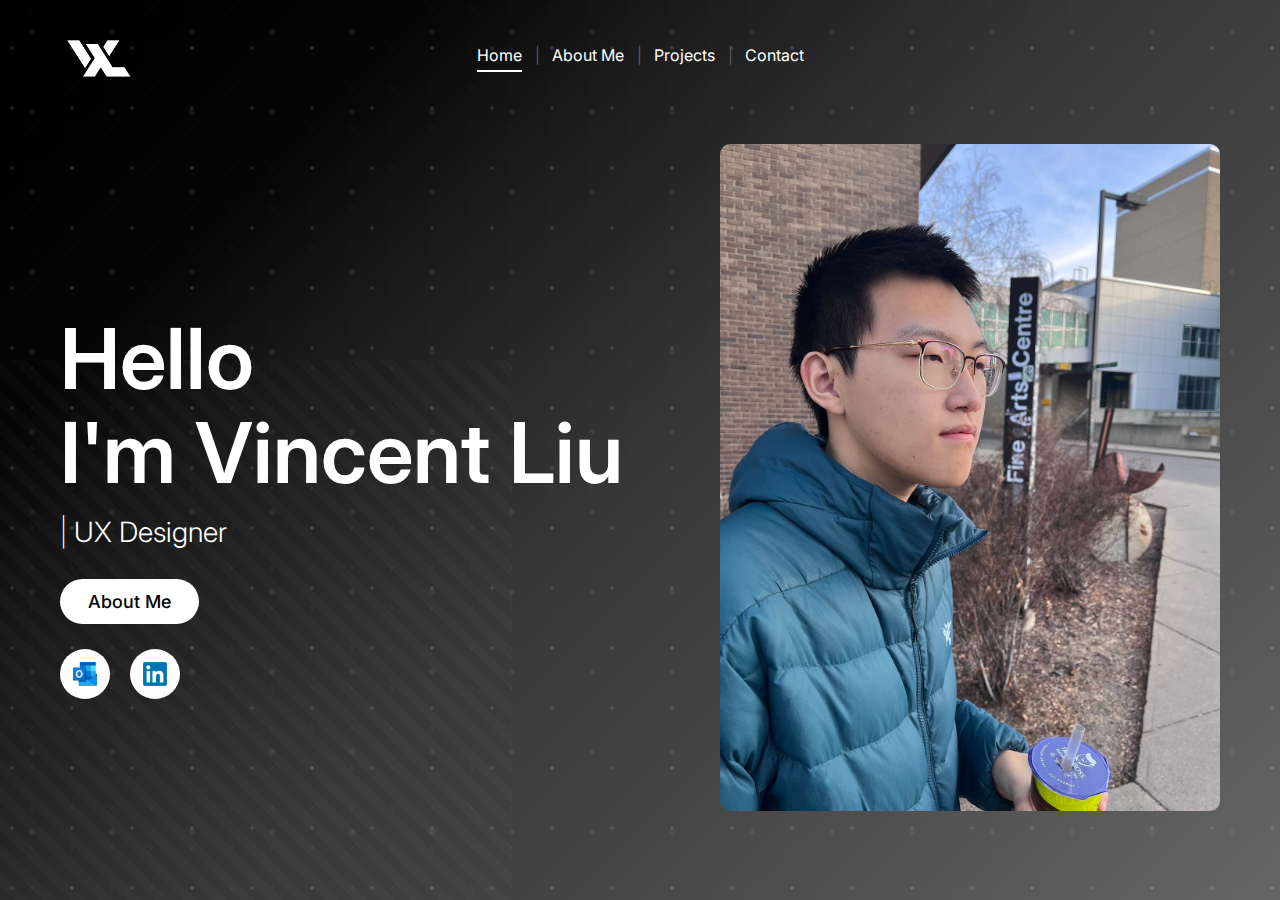
<file: index.html>
<!DOCTYPE html>
<html lang="en">
<head>
  <meta charset="UTF-8">
  <meta name="viewport" content="width=device-width, initial-scale=1.0">
  <title>Vincent Liu - Portfolio</title>
  <link rel="stylesheet" href="css/common.css">
  <link rel="stylesheet" href="css/home.css">
  <link rel="icon" type="image/png" href="pictures/Logo_Black.png">
</head>
<body class="home">
  <header>
    <div class="logo">
      <img src="pictures/Logo_White.png" alt="Logo">
    </div>
    <nav>
      <a href="index.html">Home</a>
      <a href="about.html">About Me</a>
      <a href="project.html">Projects</a>
      <a href="contact.html">Contact</a>
    </nav>
  </header>
  
  <main class="home-content">
    <div class="intro">
      <h2>Hello</h2>
      <h2>I'm Vincent Liu</h2>
      <h1>UX Designer</h1>
      <a href="about.html" class="btn">About Me</a>
      <div class="social-icons">
        <a href="mailto:vincentliu0426@outlook.com" class="circle-btn">
          <img src="pictures/Microsoft_Office_Outlook_Logo.png" alt="Email">
        </a>
        <a href="https://www.linkedin.com/in/vincent-liu-b1093632a/" target="_blank" class="circle-btn">
          <img src="pictures/Linkedin_Logo.png" alt="LinkedIn">
        </a>
      </div>
    </div>
    <div class="photo">
      <img src="pictures/Profile_Picture.jpg" alt="Vincent Liu Photo">
    </div>
  </main>
</body>
</html>
</file>
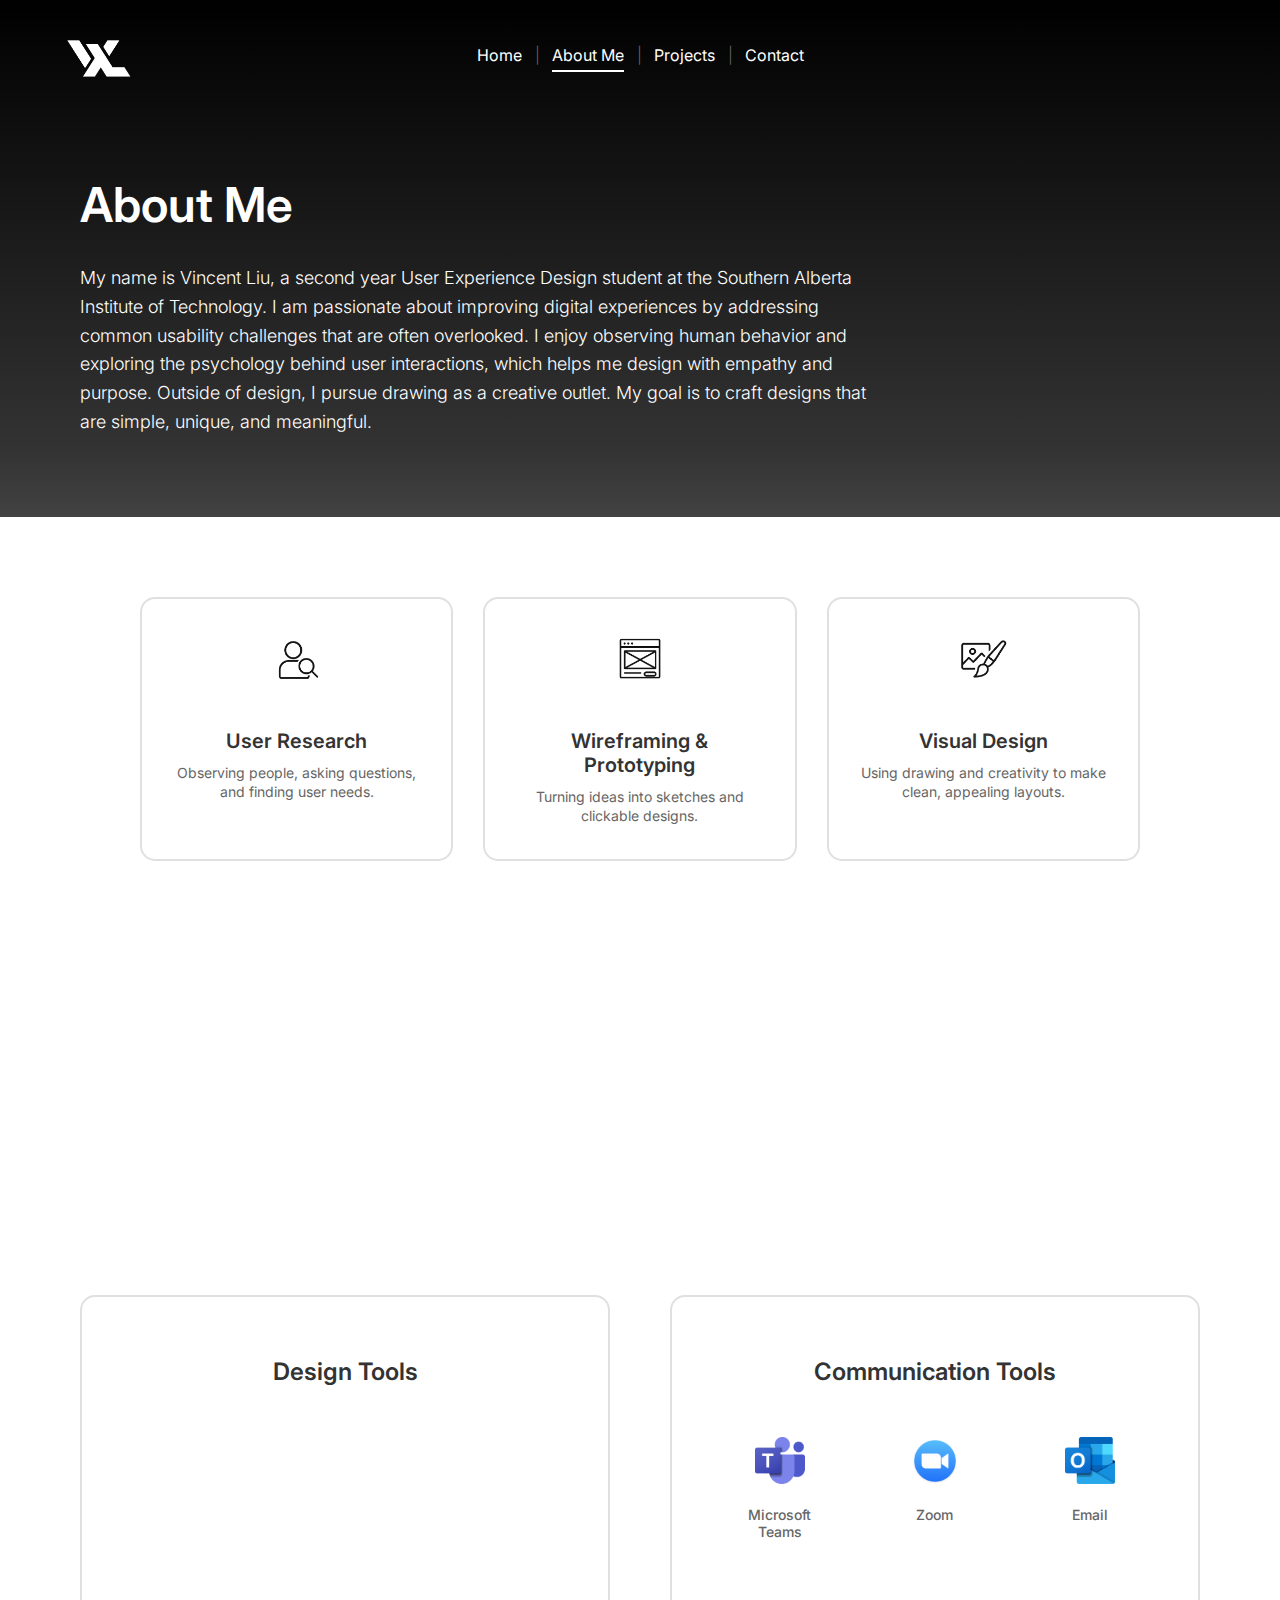
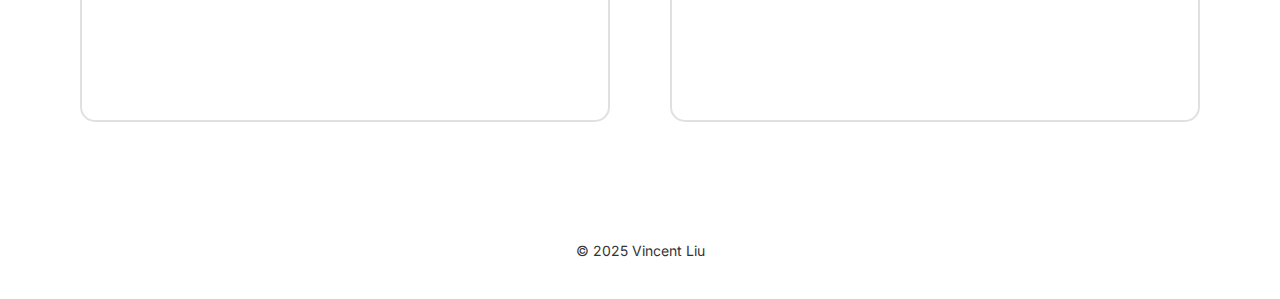
<file: about.html>
<!DOCTYPE html>
<html lang="en">
<head>
  <meta charset="UTF-8">
  <meta name="viewport" content="width=device-width, initial-scale=1.0">
  <title>About - Vincent Liu</title>
  <link rel="stylesheet" href="css/about.css">
  <script src="js/script.js"></script>
  <link rel="icon" type="image/png" href="pictures/Logo_Black.png">
</head>
<body class="page">

  <!-- Header -->
  <header>
    <div class="logo">
      <img src="pictures/Logo_White.png" alt="Logo">
    </div>
    <nav>
      <a href="index.html">Home</a>
      <a href="about.html">About Me</a>
      <a href="project.html">Projects</a>
      <a href="contact.html">Contact</a>
    </nav>
  </header>

  <!-- About Me Section -->
  <section class="intro-section">
    <div class="intro-box">
      <h1>About Me</h1>
      <p>My name is Vincent Liu, a second year User Experience Design student at the Southern Alberta Institute of Technology. I am passionate about improving digital experiences by addressing common usability challenges that are often overlooked. I enjoy observing human behavior and exploring the psychology behind user interactions, which helps me design with empathy and purpose. Outside of design, I pursue drawing as a creative outlet. My goal is to craft designs that are simple, unique, and meaningful.</p>
    </div>
  </section>

  <!-- Skills Section -->
  <section class="skills-section">
    <div class="skills-section-bg">
      
      <div class="skills-grid">
        <div class="skill-item">
          <div class="skill-icon"><img src="pictures/User_Research_Icon.png" alt="UX Icon"></div>
          <div class="skill-content">
            <h3>User Research</h3>
            <p>Observing people, asking questions, and finding user needs.</p>
          </div>
        </div>
        <div class="skill-item">
          <div class="skill-icon"><img src="pictures/Prototyping_Icon.png" alt="UI Icon"></div>
          <div class="skill-content">
            <h3>Wireframing & Prototyping</h3>
            <p>Turning ideas into sketches and clickable designs.</p>
          </div>
        </div>
        <div class="skill-item">
          <div class="skill-icon"><img src="pictures/Visual_Design_Icon.png" alt="Prototyping Icon"></div>
          <div class="skill-content">
            <h3>Visual Design</h3>
            <p>Using drawing and creativity to make clean, appealing layouts.</p>
          </div>
        </div>
        <div class="skill-item">
          <div class="skill-icon"><img src="pictures/Usability_Testing_Icon.png" alt="Research Icon"></div>
          <div class="skill-content">
            <h3>Usability Testing</h3>
            <p>Checking if designs are easy for people to use.</p>
          </div>
        </div>
        <div class="skill-item">
          <div class="skill-icon"><img src="pictures/Critical_Thinking_Icon.png" alt="Visual Identity Icon"></div>
          <div class="skill-content">
            <h3>Critical Thinking</h3>
            <p>Analyzing problems and making thoughtful design choices.</p>
          </div>
        </div>
        <div class="skill-item">
          <div class="skill-icon"><img src="pictures/Problem_Solving_Icon.png" alt="Wireframing Icon"></div>
          <div class="skill-content">
            <h3>Problem-Solving</h3>
            <p>Finding simple solutions to fix frustrating user experiences.</p>
          </div>
        </div>
      </div>
    </div>
  </section>


  <!-- Tools Section -->
  <section class="tools-section">
    <div class="tools-container">
      <div class="tools-box">
        <h2 class="tools-title">Design Tools</h2>
        <div class="tools-grid">
          <div class="tool-item"><div class="tool-icon"><img src="pictures/Figma_Icon.png" alt="Figma"></div><div class="tool-name">Figma</div></div>
          <div class="tool-item"><div class="tool-icon"><img src="pictures/Illustrator_Icon.png" alt="Illustrator"></div><div class="tool-name">Illustrator</div></div>
          <div class="tool-item"><div class="tool-icon"><img src="pictures/Photoshop_Icon.png" alt="Photoshop"></div><div class="tool-name">Photoshop</div></div>
          <div class="tool-item"><div class="tool-icon"><img src="pictures/Canva_Icon.jpeg" alt="Canva"></div><div class="tool-name">Canva</div></div>
          <div class="tool-item"><div class="tool-icon"><img src="pictures/GitHub_Icon.png" alt="GitHub"></div><div class="tool-name">GitHub</div></div>
        </div>
      </div>

      <div class="tools-box">
        <h2 class="tools-title">Communication Tools</h2>
        <div class="communication-grid">
          <div class="communication-tool"><div class="tool-icon"><img src="pictures/Microsoft_Office_Teams.png" alt="Microsoft Teams"></div><div class="tool-name">Microsoft Teams</div></div>
          <div class="communication-tool"><div class="tool-icon"><img src="pictures/Zoom_Logo.png" alt="Zoom"></div><div class="tool-name">Zoom</div></div>
          <div class="communication-tool"><div class="tool-icon"><img src="pictures/Microsoft_Office_Outlook_Logo.png" alt="Email"></div><div class="tool-name">Email</div></div>
        </div>
      </div>
    </div>
  </section>

  <!-- Footer -->
  <footer class="footer">
    <p>&copy; 2025 Vincent Liu</p>
  </footer>

</body>
</html>
</file>
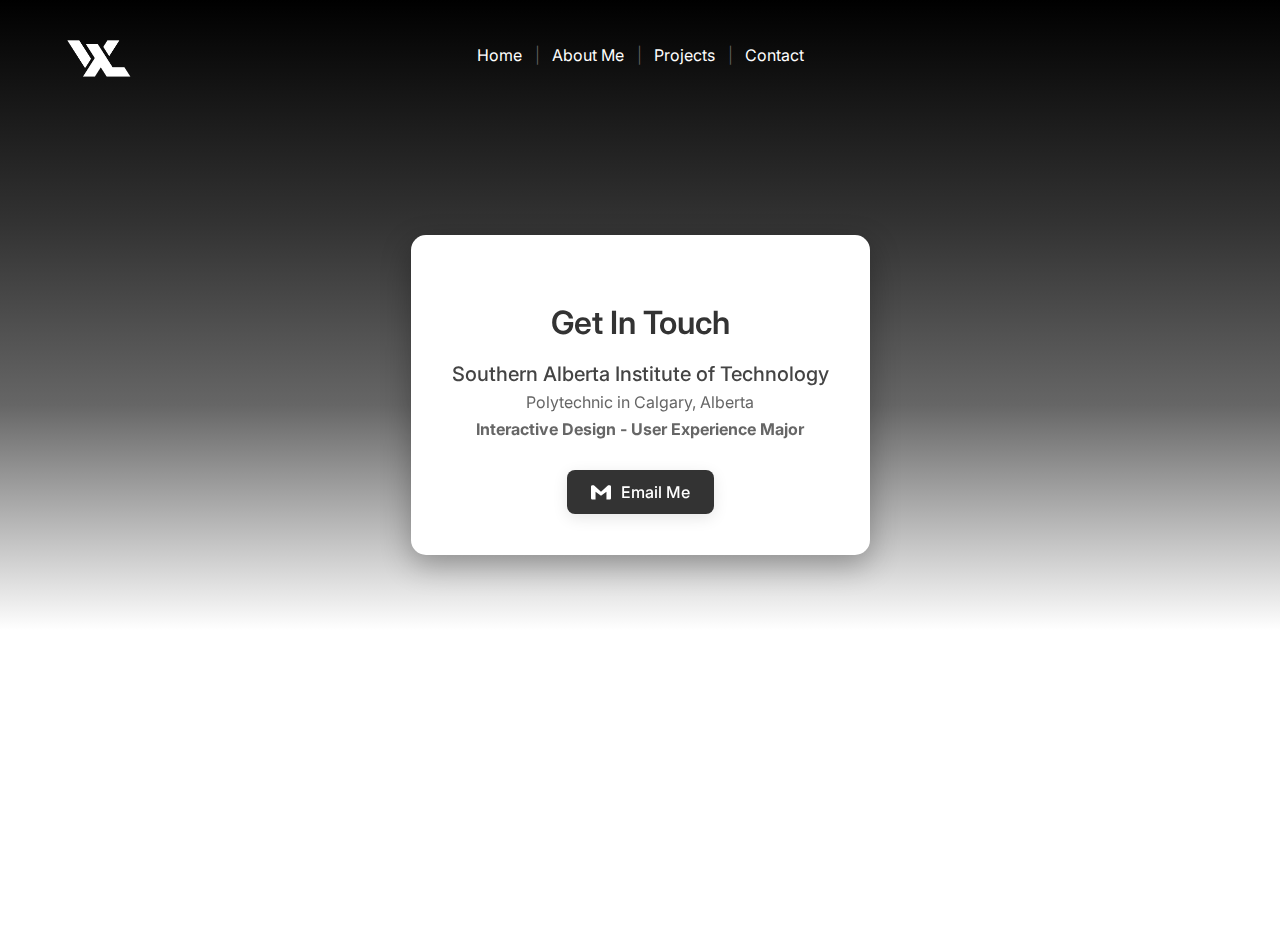
<file: contact.html>
<!DOCTYPE html>
<html lang="en">
<head>
  <meta charset="UTF-8">
  <meta name="viewport" content="width=device-width, initial-scale=1.0">
  <title>Portfolio</title>
  <link rel="stylesheet" href="css/contact.css">
  <script src=js/script.js> </script>
  <link rel="icon" type="image/png" href="pictures/Logo_Black.png">
  <style>
    /* Contact Box Styles */
    .contact-box {
      background: white;
      color: #333;
      padding: 40px;
      border-radius: 15px;
      box-shadow: 0 10px 30px rgba(0, 0, 0, 0.3);
      max-width: 600px;
      margin: 60px auto;
      text-align: center;
      backdrop-filter: blur(10px);
      border: 1px solid rgba(255, 255, 255, 0.8);
      box-sizing: border-box; /* Add this to ensure proper sizing */
    }

    .contact-box h2 {
      font-size: 32px;
      font-weight: 600;
      color: #333;
      margin-bottom: 20px;
      font-family: 'Inter', sans-serif;
    }

    .contact-info {
      margin-bottom: 30px;
    }

    .contact-info h3 {
      font-size: 20px;
      font-weight: 500;
      color: #444;
      margin-bottom: 5px;
      font-family: 'Inter', sans-serif;
    }

    .contact-info p {
      font-size: 16px;
      font-weight: 400;
      color: #666;
      margin: 5px 0;
      font-family: 'Inter', sans-serif;
      line-height: 1.4;
    }

    .contact-buttons {
      display: flex;
      gap: 20px;
      justify-content: center;
      flex-wrap: wrap;
      margin-top: 30px;
      box-sizing: border-box; /* Add this */
    }

    .contact-btn {
      display: inline-flex;
      align-items: center;
      gap: 10px;
      padding: 12px 24px;
      text-decoration: none;
      border-radius: 8px;
      font-family: 'Inter', sans-serif;
      font-weight: 500;
      font-size: 16px;
      transition: all 0.3s ease;
      box-shadow: 0 4px 15px rgba(0, 0, 0, 0.1);
      box-sizing: border-box; /* Add this */
    }

    .linkedin-btn {
      background: #0077b5;
      color: white;
    }

    .linkedin-btn:hover {
      background: #005885;
      transform: translateY(-2px);
      box-shadow: 0 6px 20px rgba(0, 119, 181, 0.3);
    }

    .email-btn {
      background: #333;
      color: white;
    }

    .email-btn:hover {
      background: #555;
      transform: translateY(-2px);
      box-shadow: 0 6px 20px rgba(51, 51, 51, 0.3);
    }

    /* Responsive adjustments for contact box - FIXED VERSION */
    @media (max-width: 768px) {
      .contact-box {
        margin: 40px 20px;
        padding: 30px;
        box-sizing: border-box;
        overflow: hidden;
      }

      .contact-box h2 {
        font-size: 28px;
      }

      .contact-buttons {
        flex-direction: column;
        align-items: center;
        padding: 0 10px;
      }

      .contact-btn {
        width: 100%;
        max-width: 250px;
        justify-content: center;
        box-sizing: border-box;
        min-width: 0;
      }
    }

    @media (max-width: 480px) {
      .contact-box {
        padding: 25px 20px;
      }

      .contact-box h2 {
        font-size: 24px;
      }

      .contact-info h3 {
        font-size: 18px;
      }

      .contact-info p {
        font-size: 14px;
      }

      .contact-buttons {
        padding: 0 5px;
      }

      .contact-btn {
        max-width: 200px;
        padding: 12px 20px;
        font-size: 15px;
      }
    }
  </style>
</head>
<body class="page">
  <!-- Page Transition Overlay -->
  <div class="page-transition"></div>

  <header>
    <div class="logo">
      <img src="pictures/Logo_White.png" alt="Logo">
    </div>
    <nav>
      <a href="index.html">Home</a>
      <a href="about.html">About Me</a>
      <a href="project.html">Projects</a>
      <a href="contact.html">Contact</a>
    </nav>
  </header>

  <main class="page-content">
    <div class="contact-box">
      <h2>Get In Touch</h2>
      
      <div class="contact-info">
        <h3>Southern Alberta Institute of Technology</h3>
        <p>Polytechnic in Calgary, Alberta</p>
        <p><strong>Interactive Design - User Experience Major</strong></p>
      </div>

      <div class="contact-buttons">
        
        
        <a href="mailto:vincentliu0426@outlook.com" class="contact-btn email-btn">
          <svg width="20" height="20" viewBox="0 0 24 24" fill="currentColor">
            <path d="M24 5.457v13.909c0 .904-.732 1.636-1.636 1.636h-3.819V11.73L12 16.64l-6.545-4.91v9.273H1.636A1.636 1.636 0 0 1 0 19.366V5.457c0-.904.732-1.636 1.636-1.636h1.82L12 11.64l8.545-7.819h1.819c.904 0 1.636.732 1.636 1.636z"/>
          </svg>
          Email Me
        </a>
      </div>
    </div>
  </main>

  <footer class="footer">
    <p>© 2025 Vincent Liu</p>
  </footer>
</body>
</html>
</file>
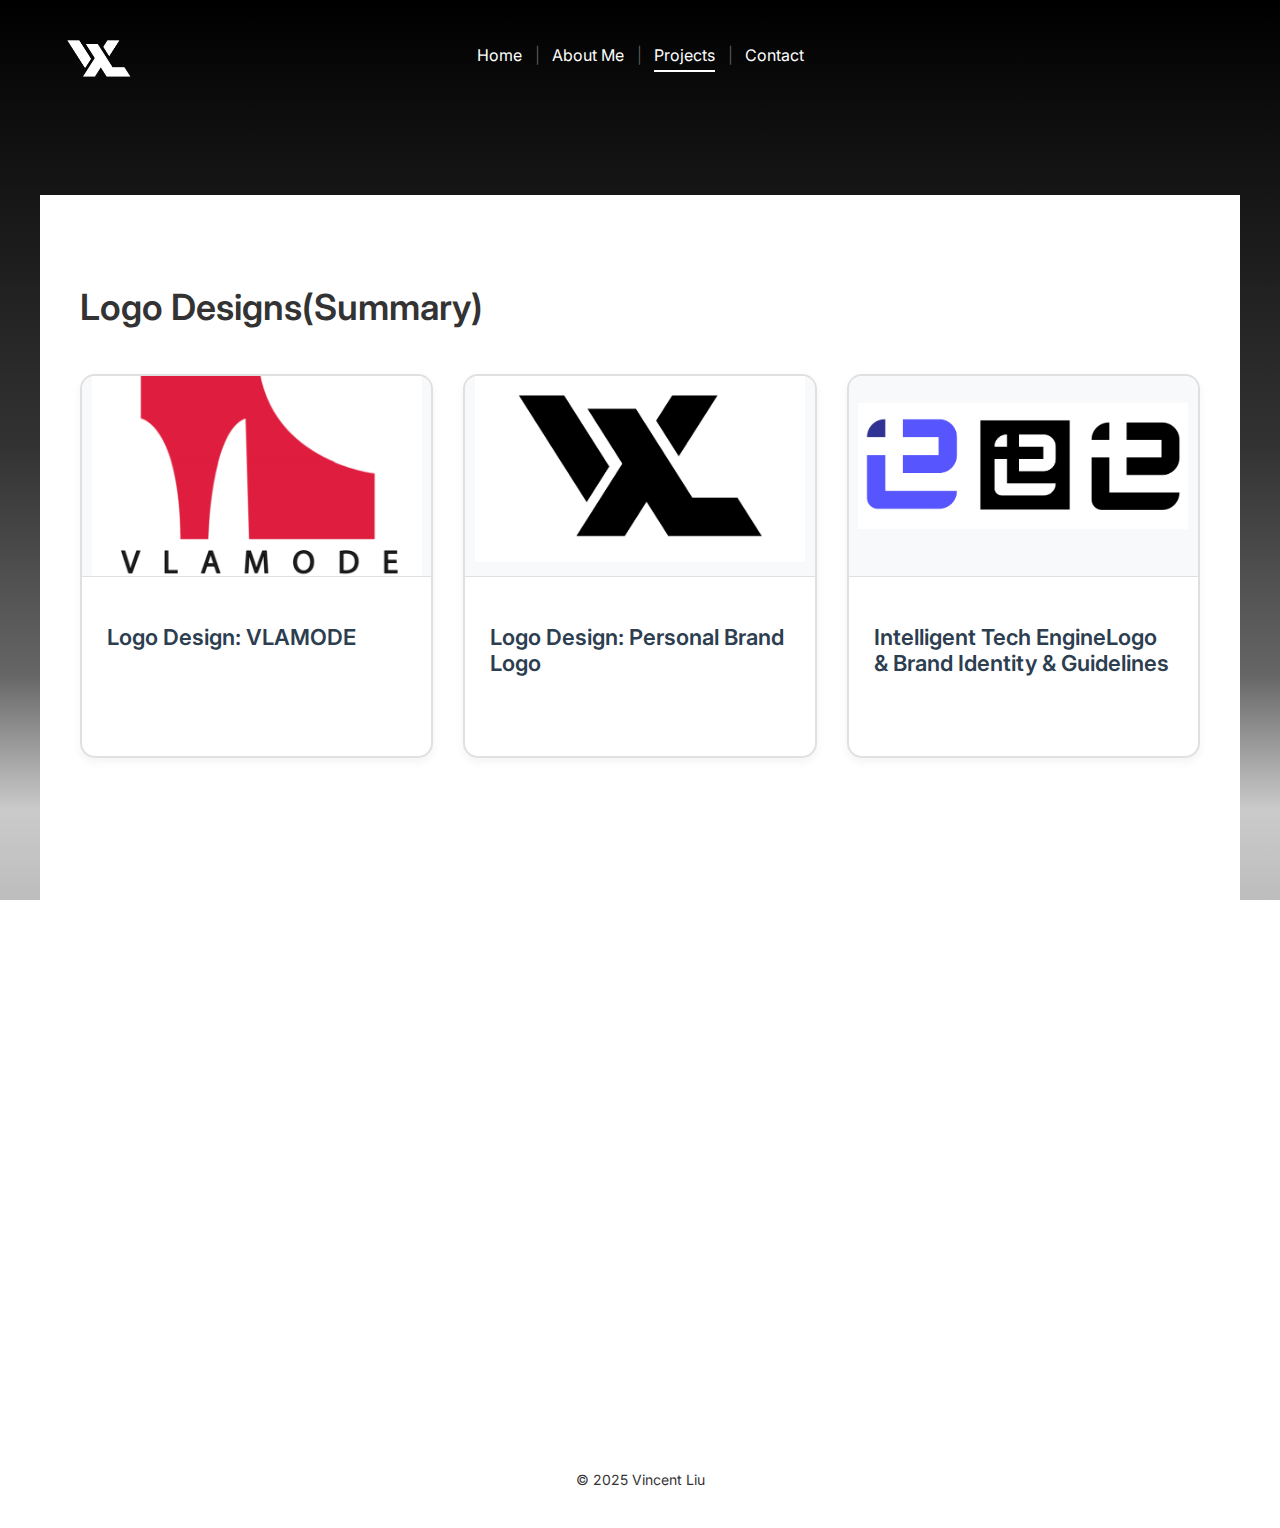
<file: project.html>
<!DOCTYPE html>
<html lang="en">
<head>
  <meta charset="UTF-8">
  <meta name="viewport" content="width=device-width, initial-scale=1.0">
  <title>Projects - Vincent Liu</title>
  <link rel="stylesheet" href="css/project.css">
  <script src="js/script.js"></script>
  <link rel="icon" type="image/png" href="pictures/Logo_Black.png">
</head>
<body class="page">

  <header>
    <div class="logo">
      <img src="pictures/Logo_White.png" alt="Logo">
    </div>
    <nav>
      <a href="index.html">Home</a>
      <a href="about.html">About Me</a>
      <a href="project.html">Projects</a>
      <a href="contact.html">Contact</a>
    </nav>
  </header>

  <main class="page-content">
    
    <!-- White Background Section -->
    <div class="white-section">

      <!-- Logo Design Section -->
      <section class="project-section">
        <h2 class="section-title">Logo Designs(Summary)</h2>
        <div class="projects-grid">
          <a href="project/LOGO_VLAMODE.html" class="project-item">
            <div class="project-image">
              <div class="project-placeholder"> <img src="pictures/VLAMODE_Cover.png" alt=""> </div>
            </div>
            <div class="project-info">
              <h3>Logo Design: VLAMODE</h3>
              
            </div>
          </a>
          <a href="project/LOGO_self.html" class="project-item">
            <div class="project-image">
              <div class="project-placeholder"> <img src="pictures/Self_LOGO.png" alt=""> </div>
            </div>
            <div class="project-info">
              <h3>Logo Design: Personal Brand Logo</h3>
              
            </div>
          </a>
          <a href="project/LOGO_ITE.html" class="project-item">
            <div class="project-image">
              <div class="project-placeholder"> <img src="pictures/ITE_LOGO.png" alt=""> </div>
            </div>
            <div class="project-info">
              <h3>Intelligent Tech EngineLogo & Brand Identity & Guidelines</h3>
              
            </div>
          </a>
          
        </div>
      </section>

      <!-- Prototypes Section -->
      <section class="project-section">
        <h2 class="section-title">Prototypes/User Research(Summary)</h2>
        <div class="projects-grid">
          <a href="project/ITE_redesign.html" class="project-item">
            <div class="project-image">
              <div class="project-placeholder"> <img src="pictures/ITE_Redesign_Cover.png" alt=""> </div>
            </div>
            <div class="project-info">
              <h3>User Research & Brand Collateral: ITE Re-design</h3>
              
            </div>
          </a>


          <a href="project/SHEIN Redesign.html" class="project-item">
            <div class="project-image">
              <div class="project-placeholder"> <img src="pictures/SHEIN_RE_Cover.png" alt=""> </div>
            </div>
            <div class="project-info">
              <h3>Prototype: SHEIN Redesign</h3>
              
            </div>
          </a>


          <a href="project/Aritzia.html" class="project-item">
            <div class="project-image">
              <div class="project-placeholder"> <img src="pictures/ARITZIA_Cover.png" alt=""> </div>
            </div>
            <div class="project-info">
              <h3>User Research: Aritzia Mobile App UX Research</h3>
              
            </div>
          </a>
        </div>
      </section>

      

      <!-- User Research Section -->
      

    </div>

  </main>

  <footer class="footer">
    <p>&copy; 2025 Vincent Liu</p>
  </footer>

</body>
</html>
</file>
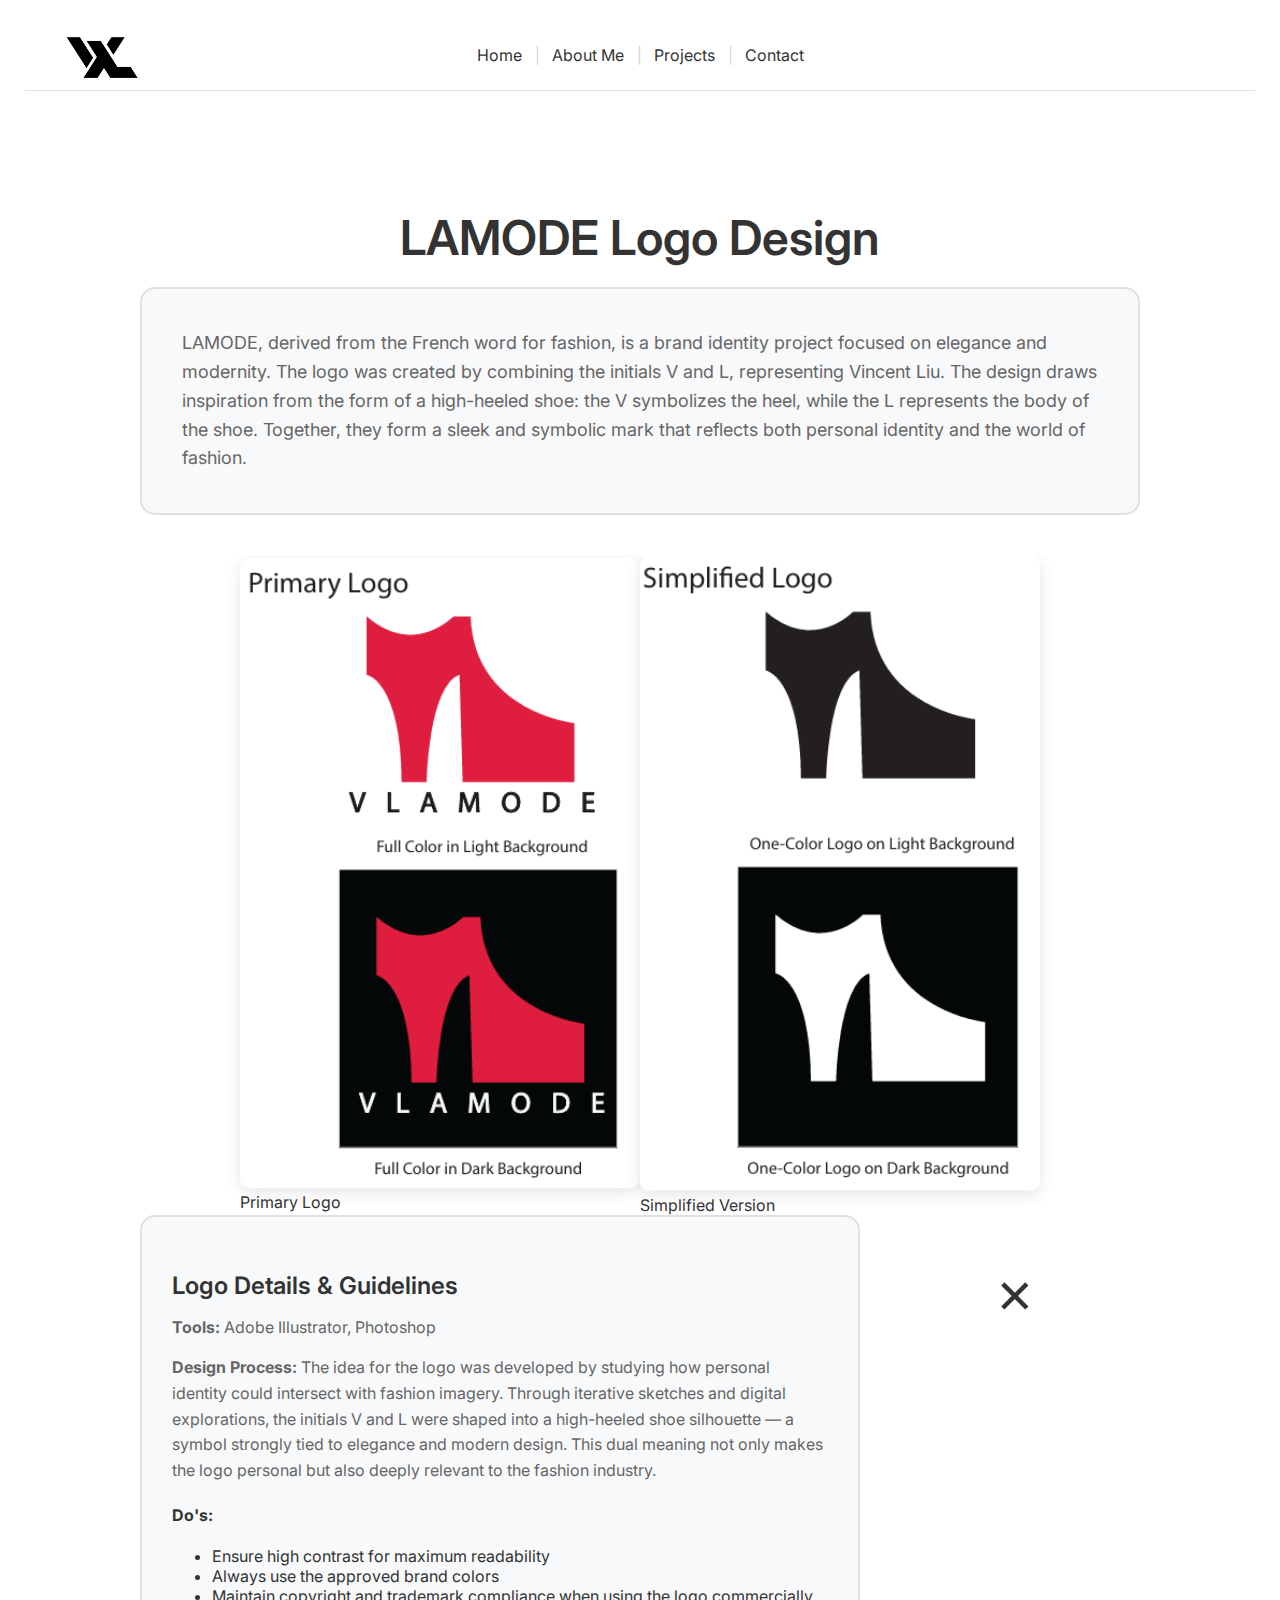
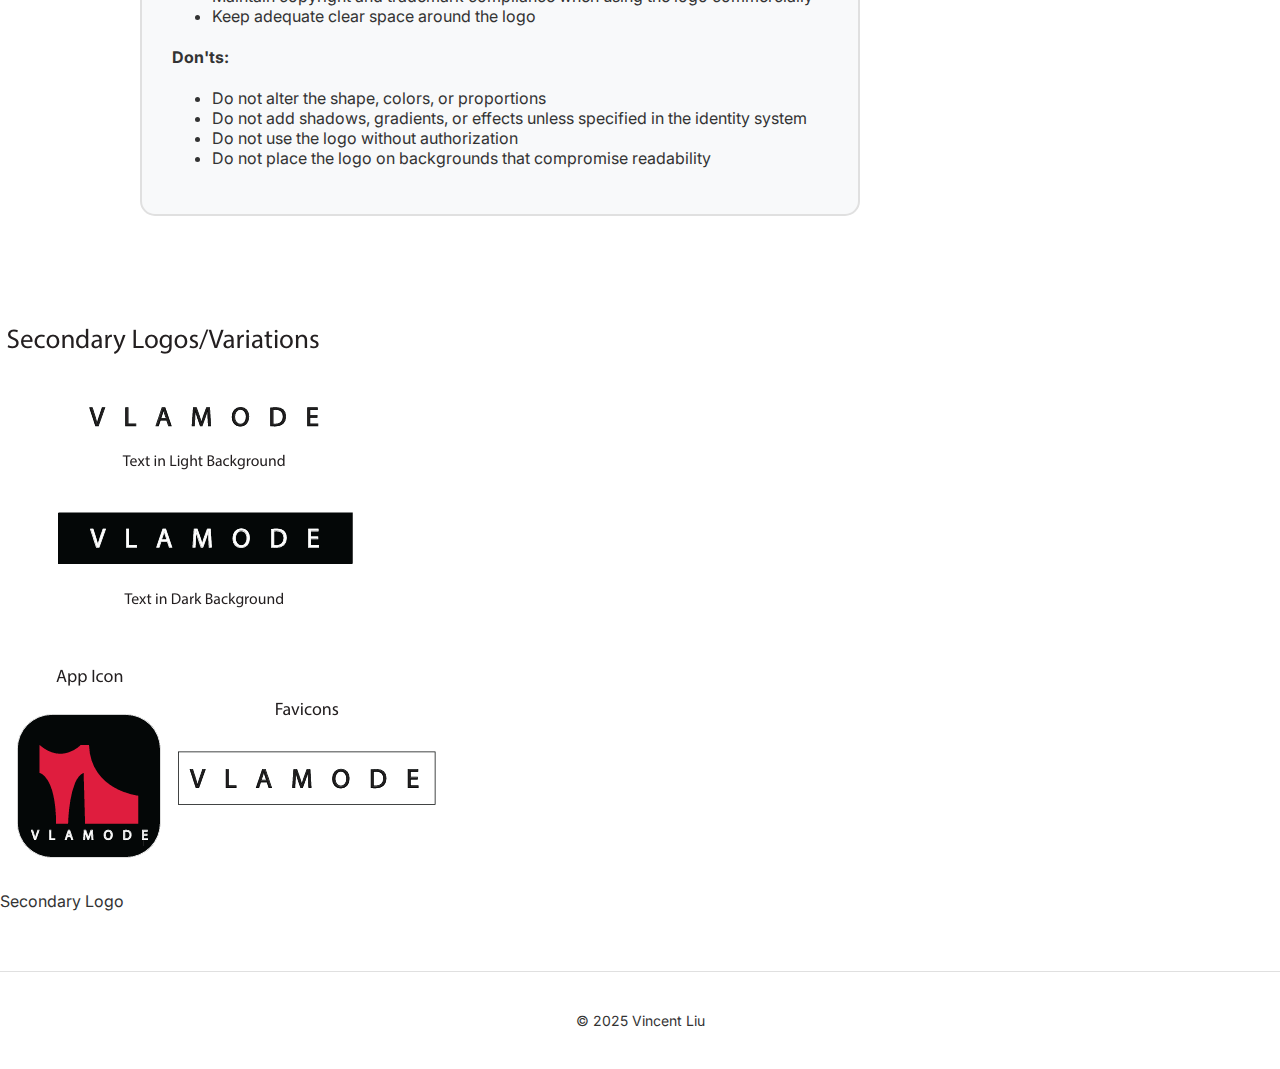
<file: project/app1.html>
<!DOCTYPE html>
<html lang="en">
<head>
  <meta charset="UTF-8">
  <meta name="viewport" content="width=device-width, initial-scale=1.0">
  <title>LAMODE Logo Design - Vincent Liu</title>
  <link rel="stylesheet" href="projectcss.css">
  <link rel="icon" type="image/png" href="../pictures/Logo_Black.png">
</head>
<body>

  <header>
    <div class="logo">
      <img src="../pictures/Logo_Black.png" alt="Logo">
    </div>
    <nav>
      <a href="../index.html">Home</a>
      <a href="../about.html">About Me</a>
      <a href="../project.html">Projects</a>
      <a href="../contact.html">Contact</a>
    </nav>
  </header>

  <main class="project-content">
    <h1 class="project-title">LAMODE Logo Design</h1>
    
    <div class="project-description">
      <p>LAMODE, derived from the French word for fashion, is a brand identity project focused on elegance and modernity. The logo was created by combining the initials V and L, representing Vincent Liu. The design draws inspiration from the form of a high-heeled shoe: the V symbolizes the heel, while the L represents the body of the shoe. Together, they form a sleek and symbolic mark that reflects both personal identity and the world of fashion.</p>
    </div>

    <div class="project-image">
      <div class="logo-item">
        <div class="logo-showcase">
          <img src="../pictures/LAMODE_Primary.png" alt="LAMODE Primary Logo">
        </div>
        <div class="logo-label">Primary Logo</div>
      </div>

      <div class="logo-item">
        <div class="logo-showcase">
          <img src="../pictures/LAMODE_Simplified.png" alt="LAMODE Simplified Logo">
        </div>
        <div class="logo-label">Simplified Version</div>
      </div>
    </div>

    <div class="project-details">
      <div class="project-text">
        <h3>Logo Details & Guidelines</h3>
        
        <p><strong>Tools:</strong> Adobe Illustrator, Photoshop</p>
        
        <p><strong>Design Process:</strong> The idea for the logo was developed by studying how personal identity could intersect with fashion imagery. Through iterative sketches and digital explorations, the initials V and L were shaped into a high-heeled shoe silhouette — a symbol strongly tied to elegance and modern design. This dual meaning not only makes the logo personal but also deeply relevant to the fashion industry.</p>
        
        <div class="guidelines-section">
          <h4>Do's:</h4>
          <ul class="guidelines-list">
            <li>Ensure high contrast for maximum readability</li>
            <li>Always use the approved brand colors</li>
            <li>Maintain copyright and trademark compliance when using the logo commercially</li>
            <li>Keep adequate clear space around the logo</li>
          </ul>

          <h4>Don'ts:</h4>
          <ul class="guidelines-list">
            <li>Do not alter the shape, colors, or proportions</li>
            <li>Do not add shadows, gradients, or effects unless specified in the identity system</li>
            <li>Do not use the logo without authorization</li>
            <li>Do not place the logo on backgrounds that compromise readability</li>
          </ul>
        </div>
      </div>
      
      <div class="project-sidebar">
        <div class="sidebar-placeholder">×</div>
      </div>
    </div>

  </main>

  <!-- Secondary Logo Section -->
  <div class="secondary-logo-section">
    <div class="logo-item">
      <div class="logo-showcase secondary-showcase">
        <img src="../pictures/LAMODE_Secondary.png" alt="LAMODE Secondary Logo">
      </div>
      <div class="logo-label">Secondary Logo</div>
    </div>
  </div>

  <footer class="footer">
    <p>&copy; 2025 Vincent Liu</p>
  </footer>
</body>
</html>
</file>
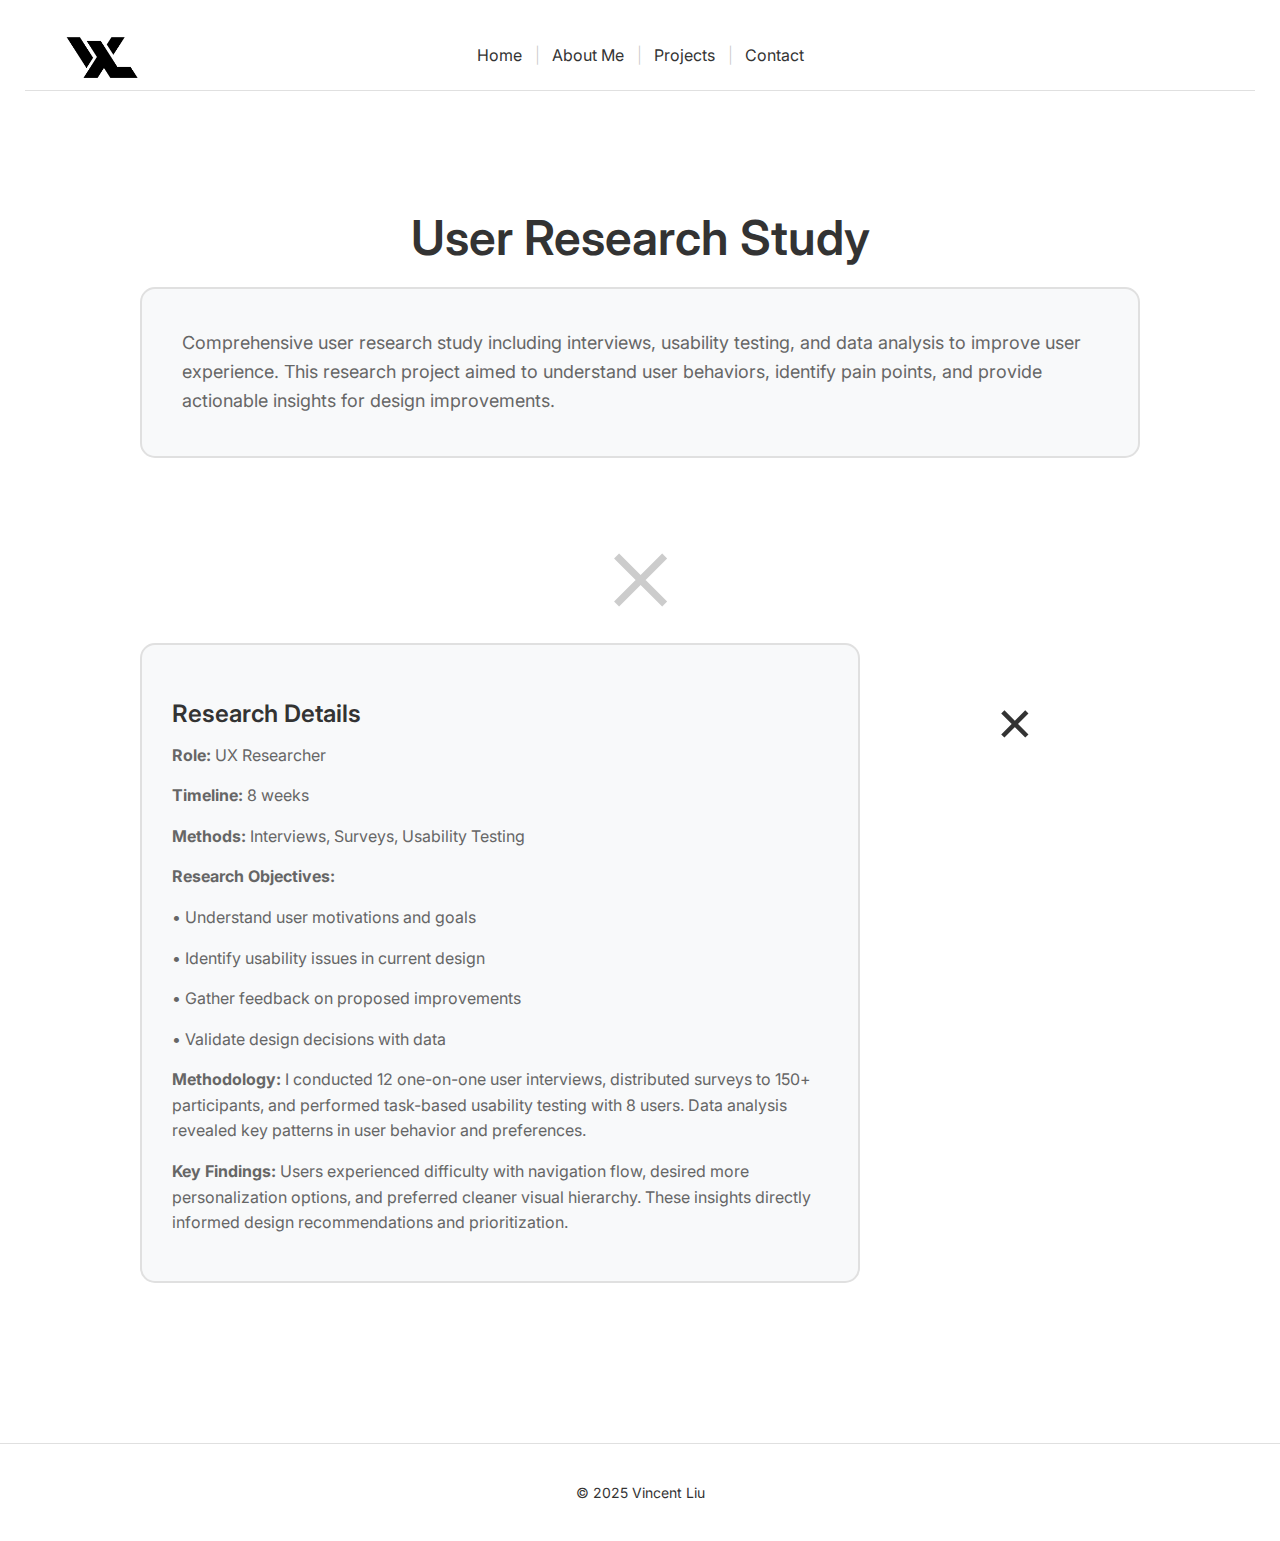
<file: project/app2.html>
<!DOCTYPE html>
<html lang="en">
<head>
  <meta charset="UTF-8">
  <meta name="viewport" content="width=device-width, initial-scale=1.0">
  <title>User Research - Vincent Liu</title>
  <link rel="stylesheet" href="projectcss.css">
  <link rel="icon" type="image/png" href="../pictures/Logo_Black.png">
</head>
<body>

  <header>
    <div class="logo">
      <img src="../pictures/Logo_Black.png" alt="Logo">
    </div>
    <nav>
      <a href="../index.html">Home</a>
      <a href="../about.html">About Me</a>
      <a href="../project.html">Projects</a>
      <a href="../contact.html">Contact</a>
    </nav>
  </header>

  <main class="project-content">
    <h1 class="project-title">User Research Study</h1>
    
    <div class="project-description">
      <p>Comprehensive user research study including interviews, usability testing, and data analysis to improve user experience. This research project aimed to understand user behaviors, identify pain points, and provide actionable insights for design improvements.</p>
    </div>

    <div class="project-image">
      <div class="image-placeholder">×</div>
    </div>

    <div class="project-details">
      <div class="project-text">
        <h3>Research Details</h3>
        <p><strong>Role:</strong> UX Researcher</p>
        <p><strong>Timeline:</strong> 8 weeks</p>
        <p><strong>Methods:</strong> Interviews, Surveys, Usability Testing</p>
        
        <p><strong>Research Objectives:</strong></p>
        <p>• Understand user motivations and goals</p>
        <p>• Identify usability issues in current design</p>
        <p>• Gather feedback on proposed improvements</p>
        <p>• Validate design decisions with data</p>
        
        <p><strong>Methodology:</strong> I conducted 12 one-on-one user interviews, distributed surveys to 150+ participants, and performed task-based usability testing with 8 users. Data analysis revealed key patterns in user behavior and preferences.</p>
        
        <p><strong>Key Findings:</strong> Users experienced difficulty with navigation flow, desired more personalization options, and preferred cleaner visual hierarchy. These insights directly informed design recommendations and prioritization.</p>
      </div>
      
      <div class="project-sidebar">
        <div class="sidebar-placeholder">×</div>
      </div>
    </div>

  </main>

  <footer class="footer">
    <p>&copy; 2025 Vincent Liu</p>
  </footer>
</file>
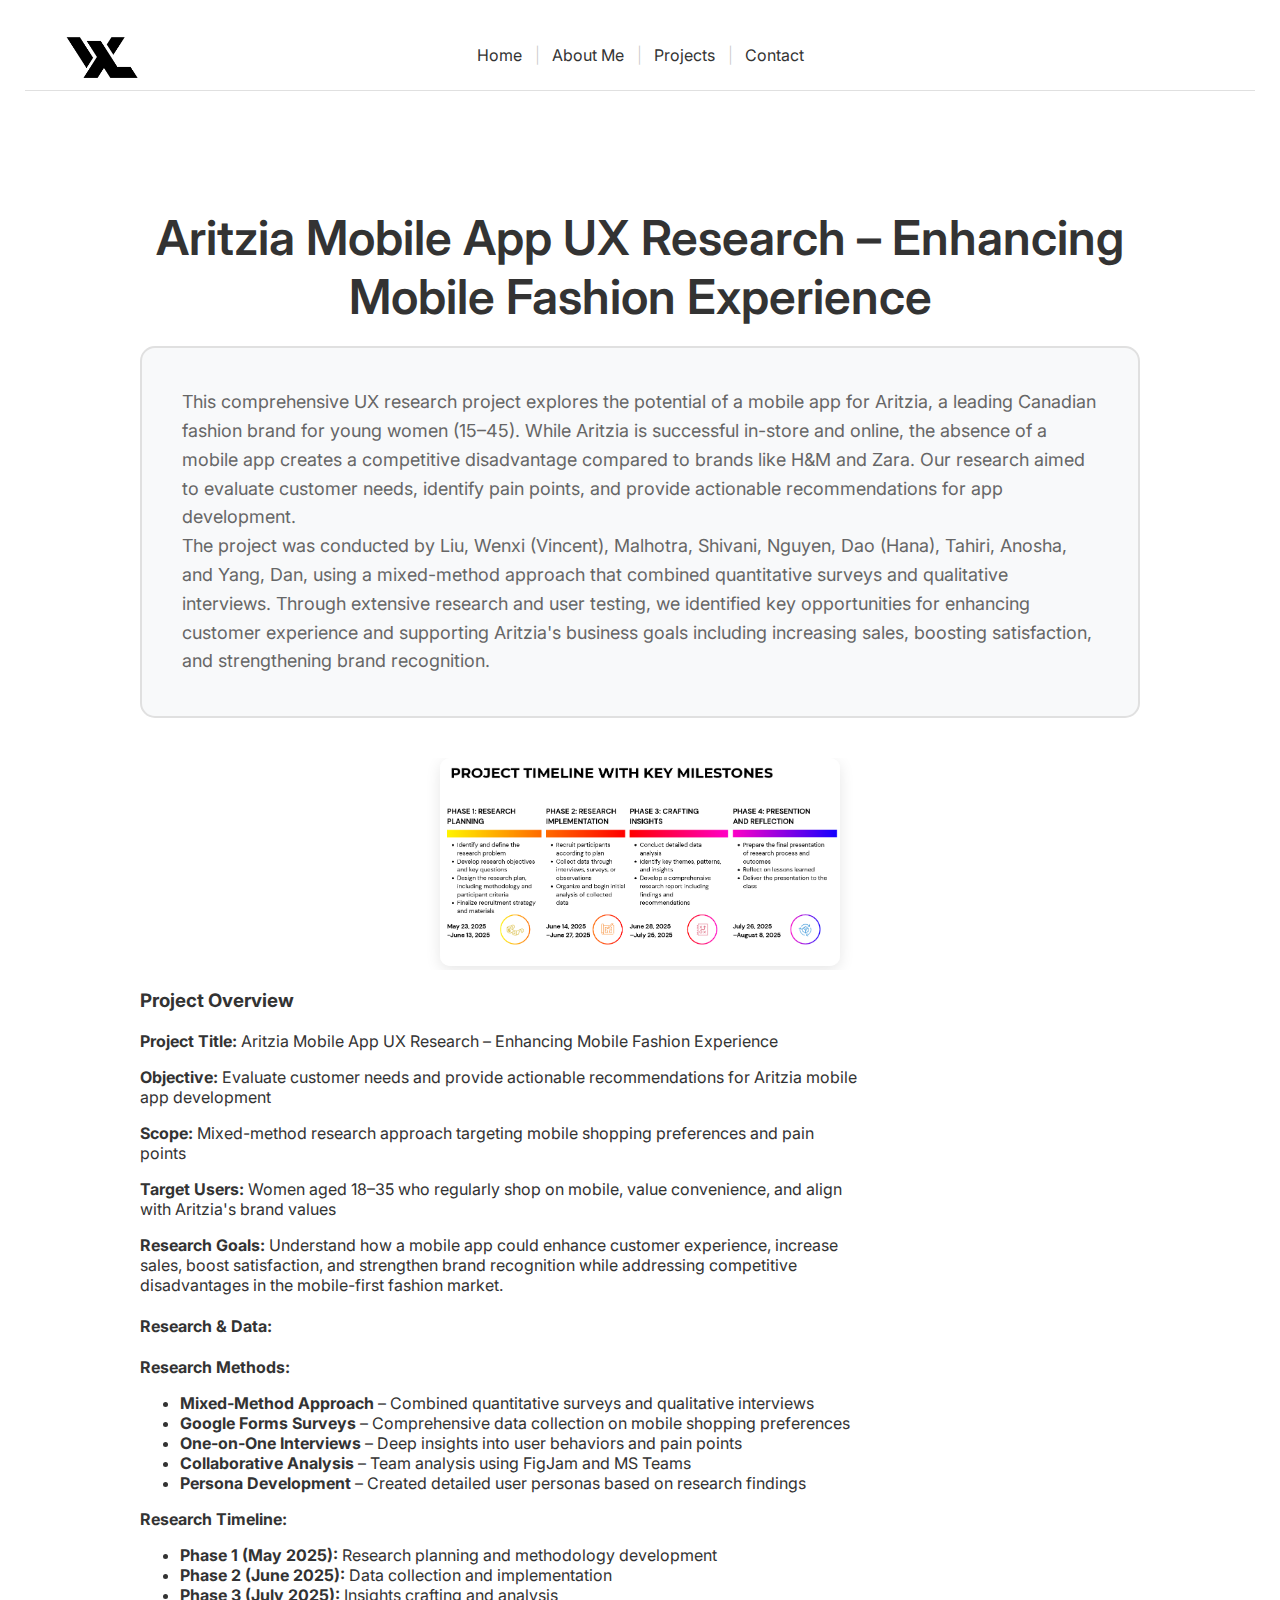
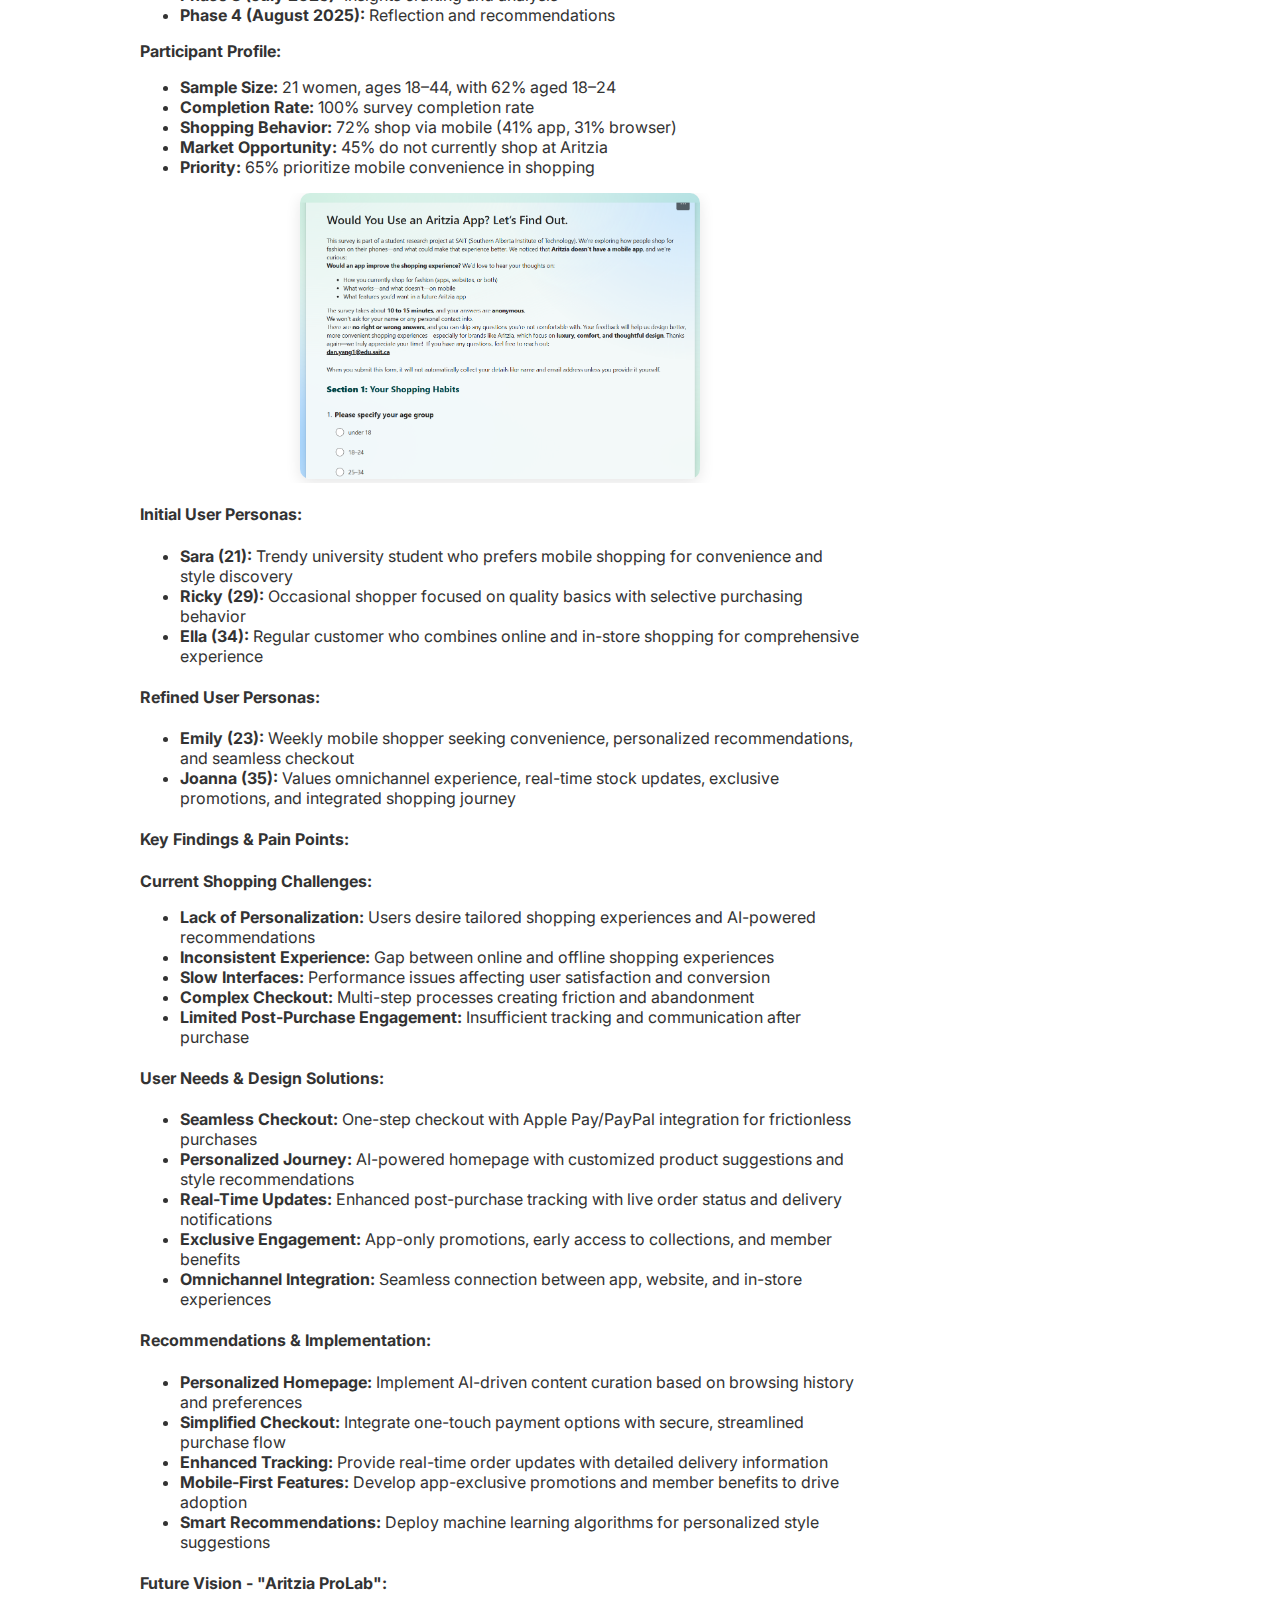
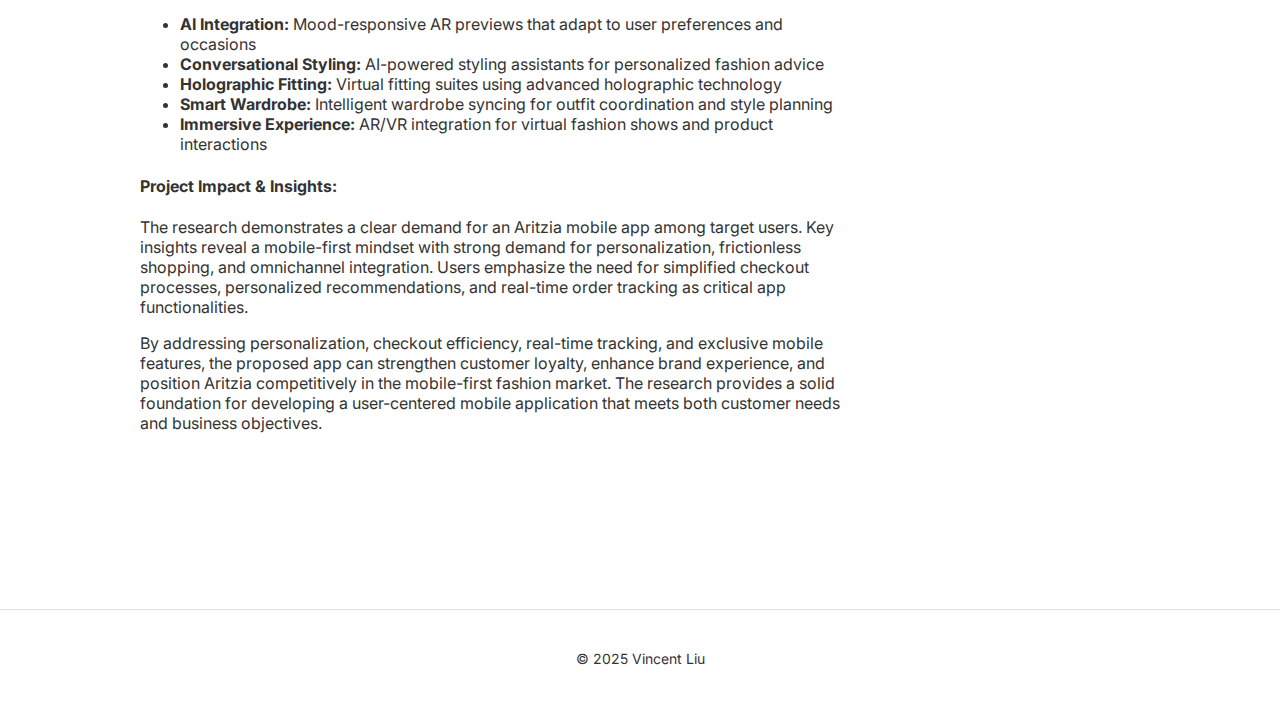
<file: project/Aritzia.html>
<!DOCTYPE html>
<html lang="en">
<head>
  <meta charset="UTF-8">
  <meta name="viewport" content="width=device-width, initial-scale=1.0">
  <title>Aritzia Mobile App UX Research - Vincent Liu</title>
  <link rel="stylesheet" href="projectcss.css">
  <link rel="icon" type="image/png" href="../pictures/Logo_Black.png">
</head>
<body>
 
 <header>
    <div class="logo">
      <img src="../pictures/Logo_Black.png" alt="Logo">
    </div>
    <nav>
      <a href="../index.html">Home</a>
      <a href="../about.html">About Me</a>
      <a href="../project.html">Projects</a>
      <a href="../contact.html">Contact</a>
    </nav>
  </header>
 
 <main class="project-content">
    <h1 class="project-title">Aritzia Mobile App UX Research – Enhancing Mobile Fashion Experience</h1>
         
    <div class="project-description">
      <p>This comprehensive UX research project explores the potential of a mobile app for Aritzia, a leading Canadian fashion brand for young women (15–45). While Aritzia is successful in-store and online, the absence of a mobile app creates a competitive disadvantage compared to brands like H&M and Zara. Our research aimed to evaluate customer needs, identify pain points, and provide actionable recommendations for app development.</p>
      
      <p>The project was conducted by Liu, Wenxi (Vincent), Malhotra, Shivani, Nguyen, Dao (Hana), Tahiri, Anosha, and Yang, Dan, using a mixed-method approach that combined quantitative surveys and qualitative interviews. Through extensive research and user testing, we identified key opportunities for enhancing customer experience and supporting Aritzia's business goals including increasing sales, boosting satisfaction, and strengthening brand recognition.</p>
    </div>
      
    <div class="project-image">
      <div class="logo-item">
        <div class="logo-showcase2">
          <img src="../pictures/Aritzia_Timeline.png" alt="Aritzia Research Overview">
        </div>
      </div>
    </div>
 
    <div class="project-details">
      <div class="project-text3">
        <h3>Project Overview</h3>
                
        <p><strong>Project Title:</strong> Aritzia Mobile App UX Research – Enhancing Mobile Fashion Experience</p>
        <p><strong>Objective:</strong> Evaluate customer needs and provide actionable recommendations for Aritzia mobile app development</p>
        <p><strong>Scope:</strong> Mixed-method research approach targeting mobile shopping preferences and pain points</p>
        <p><strong>Target Users:</strong> Women aged 18–35 who regularly shop on mobile, value convenience, and align with Aritzia's brand values</p>
                
        <p><strong>Research Goals:</strong> Understand how a mobile app could enhance customer experience, increase sales, boost satisfaction, and strengthen brand recognition while addressing competitive disadvantages in the mobile-first fashion market.</p>

        <div class="research-insights">
          <h4>Research & Data:</h4>
          <div class="insights-section">
            <p><strong>Research Methods:</strong></p>
            <ul class="guidelines-list">
              <li><strong>Mixed-Method Approach</strong> – Combined quantitative surveys and qualitative interviews</li>
              <li><strong>Google Forms Surveys</strong> – Comprehensive data collection on mobile shopping preferences</li>
              <li><strong>One-on-One Interviews</strong> – Deep insights into user behaviors and pain points</li>
              <li><strong>Collaborative Analysis</strong> – Team analysis using FigJam and MS Teams</li>
              <li><strong>Persona Development</strong> – Created detailed user personas based on research findings</li>
            </ul>
            
            <p><strong>Research Timeline:</strong></p>
            <ul class="guidelines-list">
              <li><strong>Phase 1 (May 2025):</strong> Research planning and methodology development</li>
              <li><strong>Phase 2 (June 2025):</strong> Data collection and implementation</li>
              <li><strong>Phase 3 (July 2025):</strong> Insights crafting and analysis</li>
              <li><strong>Phase 4 (August 2025):</strong> Reflection and recommendations</li>
            </ul>

            <p><strong>Participant Profile:</strong></p>
            <ul class="guidelines-list">
              <li><strong>Sample Size:</strong> 21 women, ages 18–44, with 62% aged 18–24</li>
              <li><strong>Completion Rate:</strong> 100% survey completion rate</li>
              <li><strong>Shopping Behavior:</strong> 72% shop via mobile (41% app, 31% browser)</li>
              <li><strong>Market Opportunity:</strong> 45% do not currently shop at Aritzia</li>
              <li><strong>Priority:</strong> 65% prioritize mobile convenience in shopping</li>
            </ul>
          </div>
        </div>
        
        <div class="project-image">
          <div class="logo-item">
            <div class="logo-showcase2">
              <img src="../pictures/Aritzia_Survay.png" alt="Aritzia Research Data">
            </div>
          </div>
        </div>

        <div name="personas-section">
          <h4>Initial User Personas:</h4>
          <ul class="guidelines-list">
            <li><strong>Sara (21):</strong> Trendy university student who prefers mobile shopping for convenience and style discovery</li>
            <li><strong>Ricky (29):</strong> Occasional shopper focused on quality basics with selective purchasing behavior</li>
            <li><strong>Ella (34):</strong> Regular customer who combines online and in-store shopping for comprehensive experience</li>
          </ul>
          
          <h4>Refined User Personas:</h4>
          <ul class="guidelines-list">
            <li><strong>Emily (23):</strong> Weekly mobile shopper seeking convenience, personalized recommendations, and seamless checkout</li>
            <li><strong>Joanna (35):</strong> Values omnichannel experience, real-time stock updates, exclusive promotions, and integrated shopping journey</li>
          </ul>
        </div>

        

        <div class="strategy-section">
          <h4>Key Findings & Pain Points:</h4>
          <p><strong>Current Shopping Challenges:</strong></p>
          <ul class="guidelines-list">
            <li><strong>Lack of Personalization:</strong> Users desire tailored shopping experiences and AI-powered recommendations</li>
            <li><strong>Inconsistent Experience:</strong> Gap between online and offline shopping experiences</li>
            <li><strong>Slow Interfaces:</strong> Performance issues affecting user satisfaction and conversion</li>
            <li><strong>Complex Checkout:</strong> Multi-step processes creating friction and abandonment</li>
            <li><strong>Limited Post-Purchase Engagement:</strong> Insufficient tracking and communication after purchase</li>
          </ul>
        </div>

      
        <div class="guidelines-section">
          <h4>User Needs & Design Solutions:</h4>
          <ul class="guidelines-list">
            <li><strong>Seamless Checkout:</strong> One-step checkout with Apple Pay/PayPal integration for frictionless purchases</li>
            <li><strong>Personalized Journey:</strong> AI-powered homepage with customized product suggestions and style recommendations</li>
            <li><strong>Real-Time Updates:</strong> Enhanced post-purchase tracking with live order status and delivery notifications</li>
            <li><strong>Exclusive Engagement:</strong> App-only promotions, early access to collections, and member benefits</li>
            <li><strong>Omnichannel Integration:</strong> Seamless connection between app, website, and in-store experiences</li>
          </ul>
        </div>

        <div class="roadmap-section">
          <h4>Recommendations & Implementation:</h4>
          <ul class="guidelines-list">
            <li><strong>Personalized Homepage:</strong> Implement AI-driven content curation based on browsing history and preferences</li>
            <li><strong>Simplified Checkout:</strong> Integrate one-touch payment options with secure, streamlined purchase flow</li>
            <li><strong>Enhanced Tracking:</strong> Provide real-time order updates with detailed delivery information</li>
            <li><strong>Mobile-First Features:</strong> Develop app-exclusive promotions and member benefits to drive adoption</li>
            <li><strong>Smart Recommendations:</strong> Deploy machine learning algorithms for personalized style suggestions</li>
          </ul>
        </div>

        <div class="outcomes-section">
          <h4>Future Vision - "Aritzia ProLab":</h4>
          <ul class="guidelines-list">
            <li><strong>AI Integration:</strong> Mood-responsive AR previews that adapt to user preferences and occasions</li>
            <li><strong>Conversational Styling:</strong> AI-powered styling assistants for personalized fashion advice</li>
            <li><strong>Holographic Fitting:</strong> Virtual fitting suites using advanced holographic technology</li>
            <li><strong>Smart Wardrobe:</strong> Intelligent wardrobe syncing for outfit coordination and style planning</li>
            <li><strong>Immersive Experience:</strong> AR/VR integration for virtual fashion shows and product interactions</li>
          </ul>
        </div>

        <div class="brand-voice-section">
          <h4>Project Impact & Insights:</h4>
          <p>The research demonstrates a clear demand for an Aritzia mobile app among target users. Key insights reveal a mobile-first mindset with strong demand for personalization, frictionless shopping, and omnichannel integration. Users emphasize the need for simplified checkout processes, personalized recommendations, and real-time order tracking as critical app functionalities.</p>
          
          <p>By addressing personalization, checkout efficiency, real-time tracking, and exclusive mobile features, the proposed app can strengthen customer loyalty, enhance brand experience, and position Aritzia competitively in the mobile-first fashion market. The research provides a solid foundation for developing a user-centered mobile application that meets both customer needs and business objectives.</p>
        </div>
      </div>
    </div>

     
 </main>
 
 <footer class="footer">
    <p>&copy; 2025 Vincent Liu</p>
  </footer>
</body>
</html>
</file>
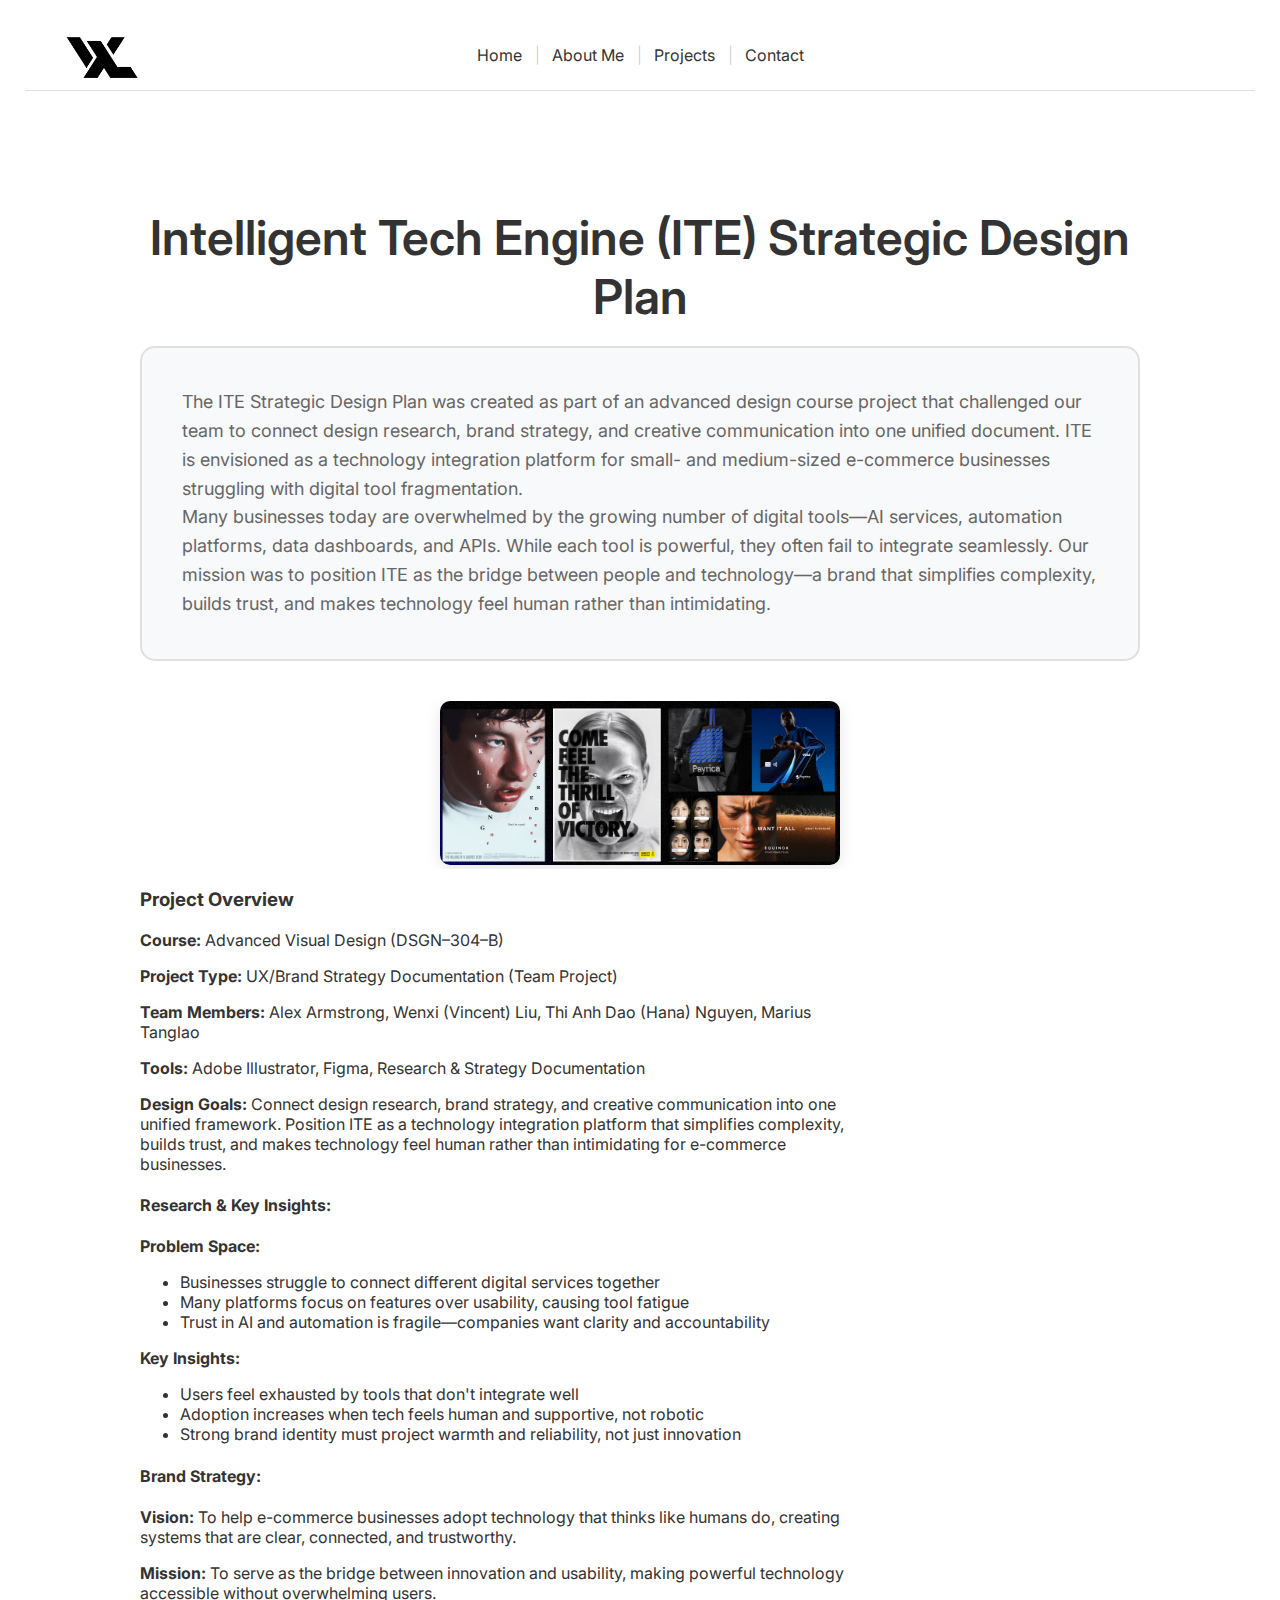
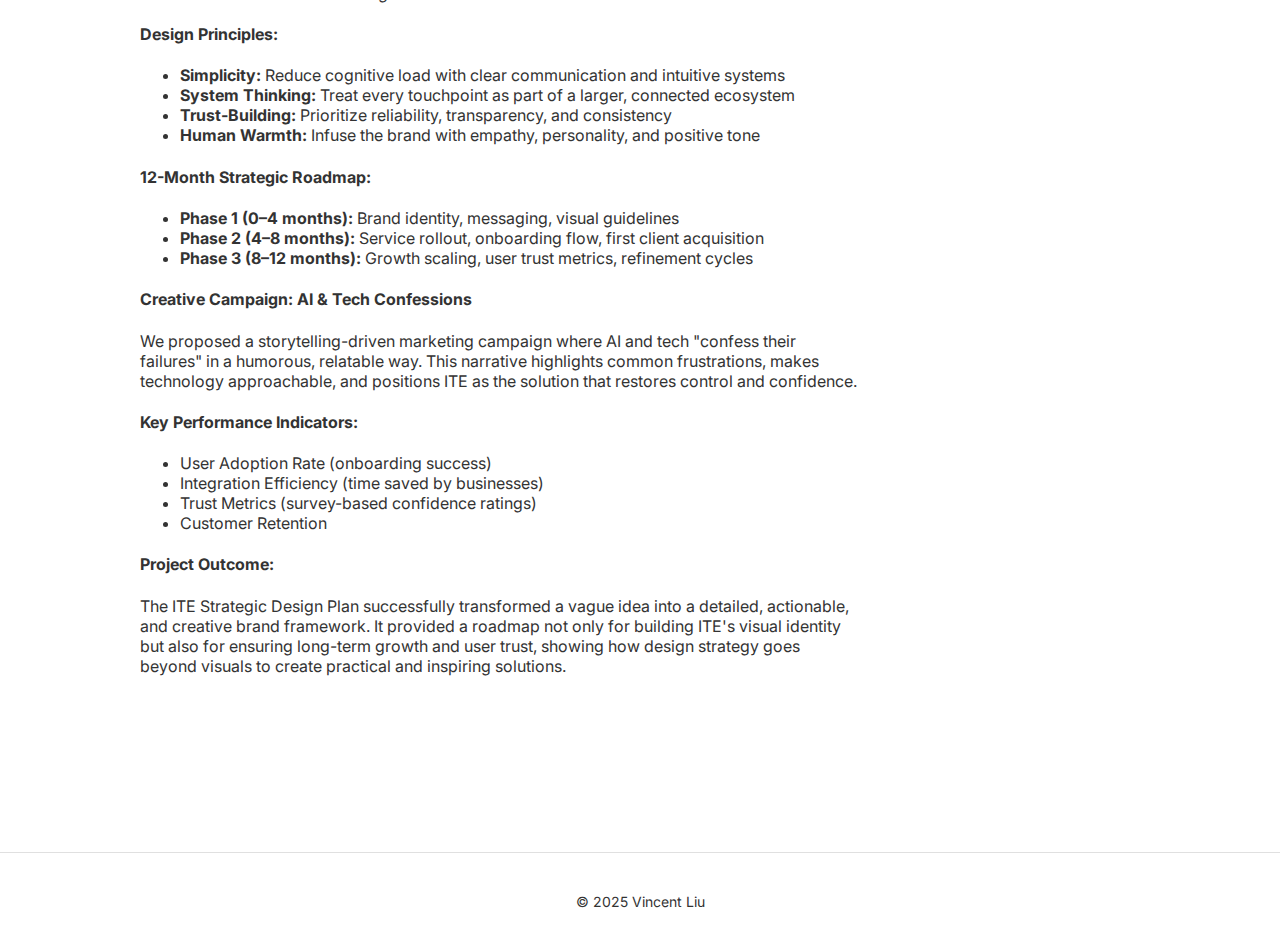
<file: project/ITE_redesign.html>
<!DOCTYPE html>
<html lang="en">
<head>
  <meta charset="UTF-8">
  <meta name="viewport" content="width=device-width, initial-scale=1.0">
  <title>ITE Strategic Design Plan - Vincent Liu</title>
  <link rel="stylesheet" href="projectcss.css">
  <link rel="icon" type="image/png" href="../pictures/Logo_Black.png">
</head>
<body>
 
 <header>
    <div class="logo">
      <img src="../pictures/Logo_Black.png" alt="Logo">
    </div>
    <nav>
      <a href="../index.html">Home</a>
      <a href="../about.html">About Me</a>
      <a href="../project.html">Projects</a>
      <a href="../contact.html">Contact</a>
    </nav>
  </header>
 
 <main class="project-content">
    <h1 class="project-title">Intelligent Tech Engine (ITE) Strategic Design Plan</h1>
         
    <div class="project-description">
      <p>The ITE Strategic Design Plan was created as part of an advanced design course project that challenged our team to connect design research, brand strategy, and creative communication into one unified document. ITE is envisioned as a technology integration platform for small- and medium-sized e-commerce businesses struggling with digital tool fragmentation.</p>
      
      <p>Many businesses today are overwhelmed by the growing number of digital tools—AI services, automation platforms, data dashboards, and APIs. While each tool is powerful, they often fail to integrate seamlessly. Our mission was to position ITE as the bridge between people and technology—a brand that simplifies complexity, builds trust, and makes technology feel human rather than intimidating.</p>
    </div>
 
    <div class="project-image">
      <div class="logo-item">
        <div class="logo-showcase1">
          <img src="../pictures/ITE_1.png" alt="ITE Primary Logo">
        </div>
      </div>
      
    </div>
 
    <div class="project-details">
      <div class="project-text3">
        <h3>Project Overview</h3>
                
        <p><strong>Course:</strong> Advanced Visual Design (DSGN–304–B)</p>
        <p><strong>Project Type:</strong> UX/Brand Strategy Documentation (Team Project)</p>
        <p><strong>Team Members:</strong> Alex Armstrong, Wenxi (Vincent) Liu, Thi Anh Dao (Hana) Nguyen, Marius Tanglao</p>
        <p><strong>Tools:</strong> Adobe Illustrator, Figma, Research & Strategy Documentation</p>
                
        <p><strong>Design Goals:</strong> Connect design research, brand strategy, and creative communication into one unified framework. Position ITE as a technology integration platform that simplifies complexity, builds trust, and makes technology feel human rather than intimidating for e-commerce businesses.</p>

        <div class="research-insights">
          <h4>Research & Key Insights:</h4>
          <div class="insights-section">
            <p><strong>Problem Space:</strong></p>
            <ul class="guidelines-list">
              <li>Businesses struggle to connect different digital services together</li>
              <li>Many platforms focus on features over usability, causing tool fatigue</li>
              <li>Trust in AI and automation is fragile—companies want clarity and accountability</li>
            </ul>
            
            <p><strong>Key Insights:</strong></p>
            <ul class="guidelines-list">
              <li>Users feel exhausted by tools that don't integrate well</li>
              <li>Adoption increases when tech feels human and supportive, not robotic</li>
              <li>Strong brand identity must project warmth and reliability, not just innovation</li>
            </ul>
          </div>
        </div>

        <div class="strategy-section">
          <h4>Brand Strategy:</h4>
          <p><strong>Vision:</strong> To help e-commerce businesses adopt technology that thinks like humans do, creating systems that are clear, connected, and trustworthy.</p>
          <p><strong>Mission:</strong> To serve as the bridge between innovation and usability, making powerful technology accessible without overwhelming users.</p>
        </div>
                
        <div class="guidelines-section">
          <h4>Design Principles:</h4>
          <ul class="guidelines-list">
            <li><strong>Simplicity:</strong> Reduce cognitive load with clear communication and intuitive systems</li>
            <li><strong>System Thinking:</strong> Treat every touchpoint as part of a larger, connected ecosystem</li>
            <li><strong>Trust-Building:</strong> Prioritize reliability, transparency, and consistency</li>
            <li><strong>Human Warmth:</strong> Infuse the brand with empathy, personality, and positive tone</li>
          </ul>
        </div>

        <div class="roadmap-section">
          <h4>12-Month Strategic Roadmap:</h4>
          <ul class="guidelines-list">
            <li><strong>Phase 1 (0–4 months):</strong> Brand identity, messaging, visual guidelines</li>
            <li><strong>Phase 2 (4–8 months):</strong> Service rollout, onboarding flow, first client acquisition</li>
            <li><strong>Phase 3 (8–12 months):</strong> Growth scaling, user trust metrics, refinement cycles</li>
          </ul>
        </div>

        <div class="campaign-section">
          <h4>Creative Campaign: AI & Tech Confessions</h4>
          <p>We proposed a storytelling-driven marketing campaign where AI and tech "confess their failures" in a humorous, relatable way. This narrative highlights common frustrations, makes technology approachable, and positions ITE as the solution that restores control and confidence.</p>
        </div>

        <div class="outcomes-section">
          <h4>Key Performance Indicators:</h4>
          <ul class="guidelines-list">
            <li>User Adoption Rate (onboarding success)</li>
            <li>Integration Efficiency (time saved by businesses)</li>
            <li>Trust Metrics (survey-based confidence ratings)</li>
            <li>Customer Retention</li>
          </ul>
        </div>

        <div class="brand-voice-section">
          <h4>Project Outcome:</h4>
          <p>The ITE Strategic Design Plan successfully transformed a vague idea into a detailed, actionable, and creative brand framework. It provided a roadmap not only for building ITE's visual identity but also for ensuring long-term growth and user trust, showing how design strategy goes beyond visuals to create practical and inspiring solutions.</p>
        </div>
      </div>
    </div>

    
 </main>
 
 <footer class="footer">
    <p>&copy; 2025 Vincent Liu</p>
  </footer>
</body>
</html>
</file>
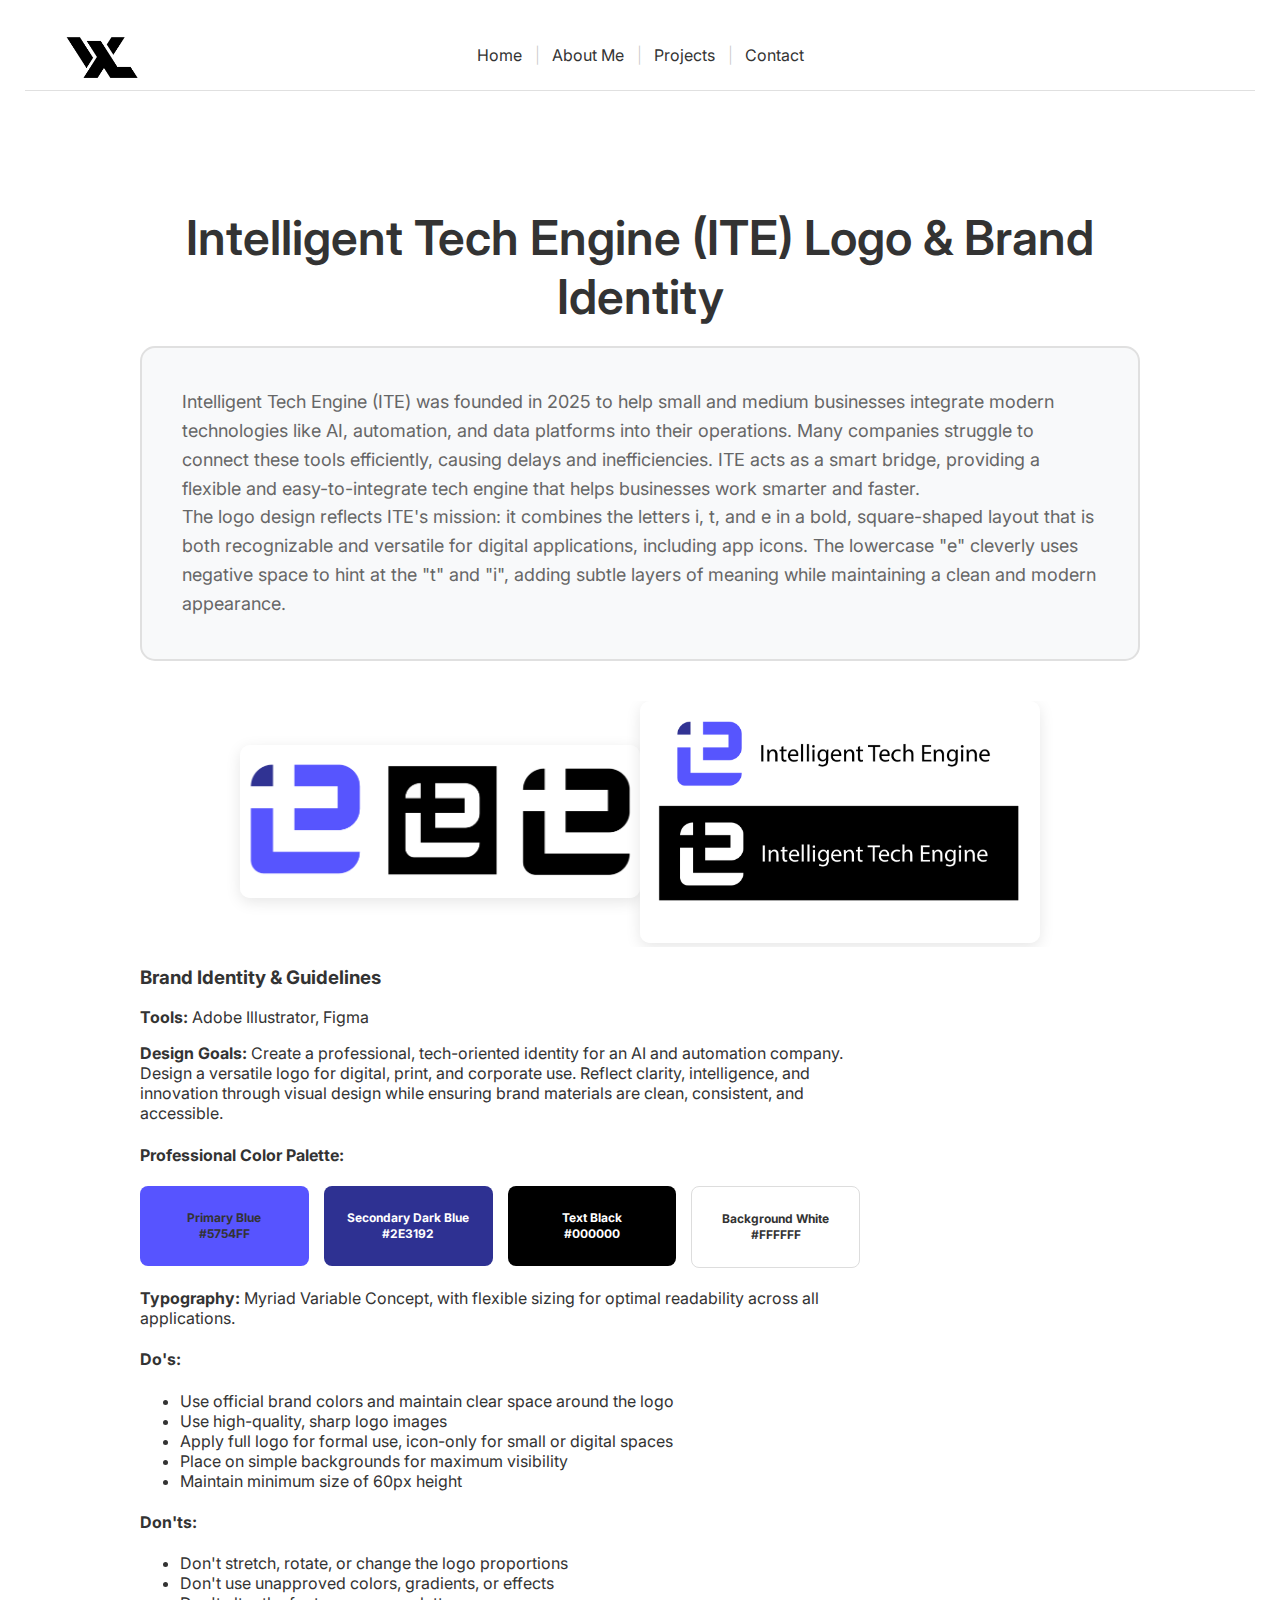
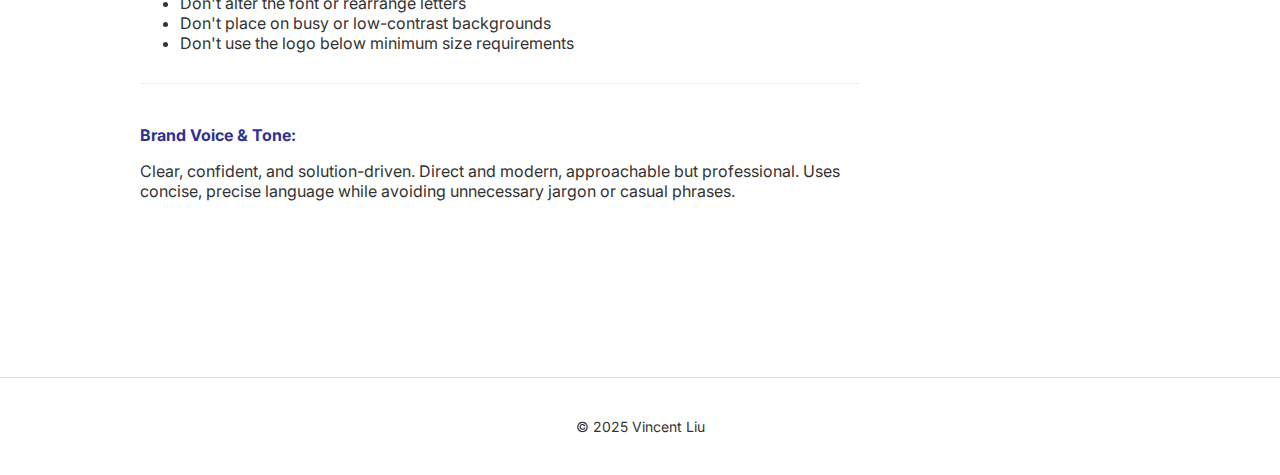
<file: project/LOGO_ITE.html>
<!DOCTYPE html>
<html lang="en">
<head>
  <meta charset="UTF-8">
  <meta name="viewport" content="width=device-width, initial-scale=1.0">
  <title>ITE Logo Design - Vincent Liu</title>
  <link rel="stylesheet" href="projectcss.css">
  <link rel="icon" type="image/png" href="../pictures/Logo_Black.png">
</head>
<body>
 
 <header>
    <div class="logo">
      <img src="../pictures/Logo_Black.png" alt="Logo">
    </div>
    <nav>
      <a href="../index.html">Home</a>
      <a href="../about.html">About Me</a>
      <a href="../project.html">Projects</a>
      <a href="../contact.html">Contact</a>
    </nav>
  </header>
 
 <main class="project-content">
    <h1 class="project-title">Intelligent Tech Engine (ITE) Logo & Brand Identity</h1>
         
    <div class="project-description">
      <p>Intelligent Tech Engine (ITE) was founded in 2025 to help small and medium businesses integrate modern technologies like AI, automation, and data platforms into their operations. Many companies struggle to connect these tools efficiently, causing delays and inefficiencies. ITE acts as a smart bridge, providing a flexible and easy-to-integrate tech engine that helps businesses work smarter and faster.</p>
      
      <p>The logo design reflects ITE's mission: it combines the letters i, t, and e in a bold, square-shaped layout that is both recognizable and versatile for digital applications, including app icons. The lowercase "e" cleverly uses negative space to hint at the "t" and "i", adding subtle layers of meaning while maintaining a clean and modern appearance.</p>
    </div>
 
    <div class="project-image">
      <div class="logo-item">
        <div class="logo-showcase">
          <img src="../pictures/ITE_LOGO.png" alt="ITE Primary Logo">
        </div>
               
      </div>
       <div class="logo-item">
        <div class="logo-showcase">
          <img src="../pictures/ITE_LOGO2.png" alt="ITE Icon Logo">
        </div>
               
      </div>
    </div>
 
    <div class="project-details">
      <div class="project-text3">
        <h3>Brand Identity & Guidelines</h3>
                
        <p><strong>Tools:</strong> Adobe Illustrator, Figma</p>
                
        <p><strong>Design Goals:</strong> Create a professional, tech-oriented identity for an AI and automation company. Design a versatile logo for digital, print, and corporate use. Reflect clarity, intelligence, and innovation through visual design while ensuring brand materials are clean, consistent, and accessible.</p>

        <div class="color-palette">
          <h4>Professional Color Palette:</h4>
          <div class="color-swatches">
            <div class="color-swatch" style="background-color: #5754FF;">
              <span>Primary Blue<br>#5754FF</span>
            </div>
            <div class="color-swatch" style="background-color: #2E3192;">
              <span style="color: white;">Secondary Dark Blue<br>#2E3192</span>
            </div>
            <div class="color-swatch" style="background-color: #000000;">
              <span style="color: white;">Text Black<br>#000000</span>
            </div>
            <div class="color-swatch" style="background-color: #FFFFFF; border: 1px solid #ddd;">
              <span>Background White<br>#FFFFFF</span>
            </div>
          </div>
        </div>

        <p><strong>Typography:</strong> Myriad Variable Concept, with flexible sizing for optimal readability across all applications.</p>
                
        <div class="guidelines-section">
          <h4>Do's:</h4>
          <ul class="guidelines-list">
            <li>Use official brand colors and maintain clear space around the logo</li>
            <li>Use high-quality, sharp logo images</li>
            <li>Apply full logo for formal use, icon-only for small or digital spaces</li>
            <li>Place on simple backgrounds for maximum visibility</li>
            <li>Maintain minimum size of 60px height</li>
          </ul>
 
          <h4>Don'ts:</h4>
          <ul class="guidelines-list">
            <li>Don't stretch, rotate, or change the logo proportions</li>
            <li>Don't use unapproved colors, gradients, or effects</li>
            <li>Don't alter the font or rearrange letters</li>
            <li>Don't place on busy or low-contrast backgrounds</li>
            <li>Don't use the logo below minimum size requirements</li>
          </ul>
        </div>

        <div class="brand-voice-section">
          <h4>Brand Voice & Tone:</h4>
          <p>Clear, confident, and solution-driven. Direct and modern, approachable but professional. Uses concise, precise language while avoiding unnecessary jargon or casual phrases.</p>
        </div>
      </div>
             
      
    </div>
 </main>
 
 <footer class="footer">
    <p>&copy; 2025 Vincent Liu</p>
  </footer>

  <style>
    .color-palette {
      margin: 20px 0;
    }

    .color-swatches {
      display: grid;
      grid-template-columns: repeat(auto-fit, minmax(150px, 1fr));
      gap: 15px;
      margin-top: 10px;
    }

    .color-swatch {
      height: 80px;
      display: flex;
      align-items: center;
      justify-content: center;
      border-radius: 8px;
      text-align: center;
      font-weight: bold;
      font-size: 12px;
      line-height: 1.3;
    }

    .brand-voice-section {
      margin-top: 30px;
      padding-top: 20px;
      border-top: 1px solid #eee;
    }

    .brand-voice-section h4 {
      color: #2E3192;
      margin-bottom: 10px;
    }
  </style>
</body>
</html>
</file>
<file: css/common.css>
/* Google Fonts Import */
@import url('https://fonts.googleapis.com/css2?family=Inter:wght@300;400;500;600&display=swap');

/* Common Header Styles */
header {
  display: flex;
  justify-content: center;
  align-items: center;
  padding: 20px 0;
  margin-top: 25px;
  position: relative;
  z-index: 10;
}

.logo {
  position: absolute;
  top: 10px;
  left: 40px;
}

.logo img {
  height: 45px;
}

/* Navigation */
nav {
  display: flex;
  gap: 30px;
  align-items: center;
}

nav a {
  color: white;
  text-decoration: none;
  font-size: 16px;
  font-weight: 400;
  font-family: 'Inter', sans-serif;
  transition: color 0.3s ease;
  position: relative;
}

nav a:hover {
  color: #ccc;
}

nav a:not(:last-child)::after {
  content: '|';
  position: absolute;
  right: -18px;
  color: #666;
  font-weight: 300;
}
</file>
<file: css/home.css>
/* Google Fonts Import */
@import url('https://fonts.googleapis.com/css2?family=Inter:wght@300;400;500;600&display=swap');

/* Global Styles */
body {
  margin: 0;
  font-family: 'Inter', 'Helvetica Neue', Arial, sans-serif;
  color: white;
  min-height: 100vh;
  display: flex;
  flex-direction: column;
  
  background: linear-gradient(135deg, #000000 20%, #333333 50%, #666666 100%);
  background-attachment: fixed;
  background-size: cover;
  position: relative;
}

/* Background Pattern */
body::before {
  content: '';
  position: absolute;
  top: 0;
  left: 0;
  right: 0;
  bottom: 0;
  background-image: 
    radial-gradient(circle at 20% 80%, rgba(255,255,255,0.1) 2px, transparent 2px),
    radial-gradient(circle at 80% 20%, rgba(255,255,255,0.08) 1px, transparent 1px),
    radial-gradient(circle at 40% 40%, rgba(255,255,255,0.05) 3px, transparent 3px),
    linear-gradient(135deg, transparent 0%, rgba(255,255,255,0.03) 30%, transparent 70%);
  background-size: 60px 60px, 40px 40px, 80px 80px, 100% 100%;
  pointer-events: none;
  z-index: 1;
}

/* Decorative Gray Pattern */
body::after {
  content: '';
  position: absolute;
  bottom: 0;
  left: 0;
  width: 40%;
  height: 60%;
  background: linear-gradient(45deg, 
    rgba(150,150,150,0.15) 0%, 
    rgba(120,120,120,0.1) 30%, 
    rgba(100,100,100,0.05) 60%, 
    transparent 100%);
  background-image: 
    repeating-linear-gradient(
      45deg,
      transparent,
      transparent 10px,
      rgba(255,255,255,0.02) 10px,
      rgba(255,255,255,0.02) 20px
    );
  pointer-events: none;
  z-index: 1;
}

/* Header Styles - Centered Navigation */
header {
  display: flex;
  justify-content: center;
  align-items: center;
  padding: 20px 0;
  margin: 25px;
  position: relative;
  z-index: 10;
}

.logo {
  position: absolute;
  top: 10px;
  left: 40px;
}

.logo img {
  height: 45px;
}

/* Navigation */
nav {
  display: flex;
  gap: 30px;
  align-items: center;
  position: relative;
}

nav a {
  color: white;
  text-decoration: none;
  font-size: 16px;
  font-weight: 400;
  font-family: 'Inter', sans-serif;
  transition: color 0.3s ease;
  position: relative;
  padding-bottom: 5px;
}

nav a:hover {
  color: #ccc;
}

nav a:not(:last-child)::after {
  content: '|';
  position: absolute;
  right: -18px;
  color: #666;
  font-weight: 300;
}

/* Active page indicator for Home */
nav a[href="index.html"]::before {
  content: '';
  position: absolute;
  bottom: -2px;
  left: 0;
  right: 0;
  height: 2px;
  background: white;
}

/* Home Content Container */
.home-content {
  flex: 1;
  display: flex;
  align-items: center;
  justify-content: center;
  padding: 40px 60px;
  position: relative;
  z-index: 10;
}

.content-wrapper {
  display: flex;
  align-items: center;
  justify-content: space-between;
  width: 100%;
  max-width: 1400px;
  position: relative;
}

/* Intro Section */
.intro {
  flex: 1;
  z-index: 20;
  display: flex;
  flex-direction: column;
  align-items: flex-start;
}

.intro h2 {
  font-size: 84px;
  margin: 0 0 10px 0;
  font-weight: 600;
  font-family: 'Inter', sans-serif;
  line-height: 1;
}

.intro h2:nth-of-type(2) {
  white-space: nowrap; /* Prevents "Vincent Liu" from breaking */
}

.intro h1 {
  font-size: 28px;
  font-weight: 300;
  margin: 10px 0 30px;
  font-family: 'Inter', sans-serif;
}

.intro h1::before {
  content: "| ";
  font-weight: 200;
}

/* Button About Me */
.btn {
  display: inline-block;
  background: white;
  color: black;
  padding: 12px 28px;
  border-radius: 30px;
  text-decoration: none;
  font-size: 18px;
  font-weight: 500;
  font-family: 'Inter', sans-serif;
  transition: all 0.3s ease;
  margin-bottom: 25px;
}

.btn:hover {
  background: #ddd;
  transform: scale(1.05);
}

/* Social Icons */
.social-icons {
  display: flex;
  gap: 20px;
}

.circle-btn {
  display: flex;
  align-items: center;
  justify-content: center;
  background: white;
  width: 50px;
  height: 50px;
  border-radius: 50%;
  transition: all 0.3s ease;
}

.circle-btn img {
  width: 24px;
  height: 24px;
}

.circle-btn:hover {
  background: #ddd;
  transform: scale(1.1);
}

/* Photo - Made Bigger */
.photo {
  flex-shrink: 0;
  margin-left: -80px; /* Moves photo slightly left */
  margin-top: -60px; /* Moves photo slightly up */
  z-index: 15;
}

.photo img {
  width: 500px; /* Increased from 400px to 500px */
  height: auto;
  display: block;
  border-radius: 10px;
  transition: all 0.3s ease;
}

/* Footer */
footer {
  color: #fff;
  text-align: center;
  padding: 1rem;
  margin-top: auto;
  position: relative;
  z-index: 10;
}

footer p {
  font-size: 0.9rem;
}

/* Media Queries for Responsive Design */
@media (max-width: 1200px) {
  .content-wrapper {
    gap: 40px;
  }
  
  .photo {
    margin-left: -40px;
  }
  
  .photo img {
    width: 450px; /* Increased from 350px to 450px */
  }
  
  .intro h2 {
    font-size: 72px;
  }
}

@media (max-width: 992px) {
  .content-wrapper {
    flex-direction: column;
    align-items: center;
    text-align: center;
    gap: 0;
  }
  
  .intro {
    order: 2;
    align-items: center;
    z-index: 25;
  }
  
  .photo {
    order: 1;
    margin-left: 0;
    margin-top: 0;
    position: absolute;
    top: 50%;
    left: 50%;
    transform: translate(-50%, -50%);
    z-index: 5;
  }
  
  .photo img {
    width: 400px; /* Increased from 300px to 400px */
    opacity: 0.3; /* Makes photo appear faded behind text */
    filter: blur(1px);
  }
  
  .intro h2 {
    font-size: 64px;
    text-align: center;
  }
  
  .home-content {
    padding: 40px 40px;
  }
  
  nav {
    gap: 30px;
  }
  
  nav a {
    font-size: 18px;
  }
  
  nav a:not(:last-child)::after {
    right: -18px;
  }
}

@media (max-width: 768px) {
  header {
    padding: 20px 30px;
    flex-direction: column;
    gap: 20px;
  }
  
  .logo {
    position: static;
  }
  
  .logo img {
    height: 45px;
  }
  
  nav {
    gap: 25px;
  }
  
  nav a {
    font-size: 16px;
  }
  
  nav a:not(:last-child)::after {
    right: -15px;
    font-size: 14px;
  }
  
  .intro h2 {
    font-size: 48px;
  }
  
  .intro h1 {
    font-size: 24px;
  }
  
  .home-content {
    padding: 20px 30px;
  }
  
  .photo img {
    width: 350px; /* Increased from 250px to 350px */
    opacity: 0.25;
  }
}

@media (max-width: 480px) {
  header {
    padding: 30px 20px; /* Increased from 15px to 30px */
    justify-content: center;
  }
  
  .logo {
    position: static;
  }
  
  nav {
    gap: 15px;
    flex-wrap: wrap;
    justify-content: center;
  }
  
  nav a {
    font-size: 14px;
  }
  
  nav a:not(:last-child)::after {
    right: -10px;
    font-size: 12px;
  }
  
  .intro h2 {
    font-size: 36px;
  }
  
  .intro h1 {
    font-size: 20px;
  }
  
  .btn {
    font-size: 16px;
    padding: 10px 24px;
  }
  
  .home-content {
    padding: 20px;
  }
  
  .photo img {
    width: 320px; /* Increased from 260px to 320px */
    opacity: 0.2;
  }
}
</file>
<file: css/about.css>
@import url('https://fonts.googleapis.com/css2?family=Inter:wght@300;400;500;600&display=swap');

body {
  margin: 0;
  font-family: 'Inter', 'Helvetica Neue', Arial, sans-serif;
  color: white;
  min-height: 100vh;
  background: linear-gradient(
    to bottom,
    #000000 0%,
    #333333 50%,
    #666666 75%,
    rgba(187, 187, 187, 0.774) 90%,
    #bdbdbd 100%
  );
  background-attachment: fixed;
}

/* Header */
header {
  display: flex;
  justify-content: center;
  align-items: center;
  padding: 20px 0;
  margin: 25px;
  position: relative;
  z-index: 10;
}

.logo {
  position: absolute;
  top: 10px;
  left: 40px;
}

.logo img {
  height: 45px;
}

/* Navigation */
nav {
  display: flex;
  gap: 30px;
  align-items: center;
  position: relative;
}

nav a {
  color: white;
  text-decoration: none;
  font-size: 16px;
  font-weight: 400;
  font-family: 'Inter', sans-serif;
  transition: color 0.3s ease;
  position: relative;
  padding-bottom: 5px;
}

nav a:hover {
  color: #ccc;
}

nav a:not(:last-child)::after {
  content: '|';
  position: absolute;
  right: -18px;
  color: #666;
  font-weight: 300;
}

/* Active page indicator for About Me */
nav a[href="about.html"]::before {
  content: '';
  position: absolute;
  bottom: -2px;
  left: 0;
  right: 0;
  height: 2px;
  background: white;
}

/* About Me Section with Gradient */
.intro-section {
  padding: 60px 80px 40px;
  position: relative;
  z-index: 10;
  
}

.intro-box {
  max-width: 800px;
}

.intro-box h1 {
  font-size: 48px;
  margin: 0 0 30px;
  font-weight: 600;
  color: white;
}

.intro-box p {
  font-size: 18px;
  line-height: 1.6;
  font-weight: 300;
  color: white;
  margin: 0;
}

/* Skills Section - White Background */
.skills-section {
  background: white;
  padding: 80px;
  margin-top: 40px;
  position: relative;
  z-index: 10;
}

.skills-section-bg {
  width: 100%;
}

/* Skills Grid - Fixed 3x2 Layout */
.skills-grid {
  display: grid;
  grid-template-columns: repeat(3, 1fr);
  grid-template-rows: repeat(2, 1fr);
  gap: 30px;
  margin-bottom: 60px;
  max-width: 1000px;
  margin-left: auto;
  margin-right: auto;
}

.skill-item {
  background: white;
  border: 2px solid #e0e0e0;
  border-radius: 15px;
  padding: 30px;
  transition: all 0.3s ease;
  cursor: pointer;
  display: flex;
  flex-direction: column;
  align-items: center;
  text-align: center;
  min-height: 200px;
}

.skill-item:hover {
  background: #f8f9fa;
  box-shadow: 0 8px 25px rgba(0, 0, 0, 0.15);
  transform: translateY(-5px);
}

.skill-icon {
  width: 60px;
  height: 60px;
  margin-bottom: 20px;
  display: flex;
  align-items: center;
  justify-content: center;
}

.skill-icon img {
  width: 50px;
  height: 50px;
  object-fit: contain;
}

.skill-content h3 {
  font-size: 20px;
  font-weight: 600;
  margin-bottom: 10px;
  color: #333;
}

.skill-content p {
  font-size: 14px;
  color: #666;
  margin: 0;
  line-height: 1.4;
}

/* Tools Section */
.tools-section {
  background: white;
  padding: 0 80px 80px;
}

.tools-container {
  display: grid;
  grid-template-columns: 1fr 1fr;
  gap: 60px;
}

.tools-box {
  background: white;
  border: 2px solid #e0e0e0;
  border-radius: 15px;
  padding: 40px;
}

.tools-title {
  font-size: 24px;
  font-weight: 600;
  color: #333;
  margin-bottom: 30px;
  text-align: center;
}

.tools-grid {
  display: grid;
  grid-template-columns: repeat(auto-fit, minmax(100px, 1fr));
  gap: 20px;
}

.communication-grid {
  display: grid;
  grid-template-columns: repeat(auto-fit, minmax(120px, 1fr));
  gap: 20px;
}

.tool-item, .communication-tool {
  display: flex;
  flex-direction: column;
  align-items: center;
  text-align: center;
  padding: 15px;
  border-radius: 10px;
  transition: background 0.3s ease;
}

.tool-item:hover, .communication-tool:hover {
  background: #f8f9fa;
}

/* BIGGER TOOL ICONS */
.tool-icon {
  width: 60px;
  height: 60px;
  margin-bottom: 15px;
  display: flex;
  align-items: center;
  justify-content: center;
}

.tool-icon img {
  width: 50px;
  height: 50px;
  object-fit: contain;
}

.tool-name {
  font-size: 14px;
  color: #666;
  font-weight: 500;
}

/* Footer */
.footer {
  background: white;
  color: #333;
  text-align: center;
  padding: 40px;
}

.footer p {
  font-size: 14px;
  margin: 0;
}

/* Responsive */
@media (max-width: 1200px) {
  nav {
    gap: 30px;
  }
  
  nav a {
    font-size: 16px;
  }
  
  nav a:not(:last-child)::after {
    right: -18px;
  }
}

@media (max-width: 992px) {
  nav {
    gap: 30px;
  }
  
  nav a {
    font-size: 18px;
  }
  
  nav a:not(:last-child)::after {
    right: -18px;
  }

  .intro-section, .skills-section, .tools-section {
    padding: 40px 20px;
  }

  .tools-container {
    grid-template-columns: 1fr;
    gap: 30px;
  }

  /* Skills Grid - 2x3 on tablet */
  .skills-grid {
    grid-template-columns: repeat(2, 1fr);
    grid-template-rows: repeat(3, 1fr);
    gap: 20px;
  }

  .intro-box h1 {
    font-size: 36px;
  }

  .intro-box p {
    font-size: 16px;
  }

  .skill-icon img {
    width: 40px;
    height: 40px;
  }

  .tool-icon img {
    width: 45px;
    height: 45px;
  }
}

@media (max-width: 768px) {
  header {
    padding: 20px 30px;
    flex-direction: column;
    gap: 20px;
  }
  
  .logo {
    position: static;
  }
  
  .logo img {
    height: 45px;
  }
  
  nav {
    gap: 25px;
  }
  
  nav a {
    font-size: 16px;
  }
  
  nav a:not(:last-child)::after {
    right: -15px;
    font-size: 14px;
  }

  .intro-section, .skills-section, .tools-section {
    padding: 30px 15px;
  }

  .tools-box {
    padding: 25px;
  }

  .skill-item {
    padding: 20px;
  }

  /* Skills Grid - Single column on mobile */
  .skills-grid {
    grid-template-columns: 1fr;
    grid-template-rows: repeat(6, 1fr);
    gap: 15px;
  }

  .tool-icon img {
    width: 40px;
    height: 40px;
  }

  .tool-name {
    font-size: 12px;
  }
}

@media (max-width: 480px) {
  header {
    padding: 30px 20px;
    justify-content: center;
    flex-direction: column;
    gap: 15px;
  }
  
  .logo {
    position: static;
  }
  
  nav {
    gap: 15px;
    flex-wrap: wrap;
    justify-content: center;
  }
  
  nav a {
    font-size: 14px;
  }
  
  nav a:not(:last-child)::after {
    right: -10px;
    font-size: 12px;
  }

  .intro-section {
    padding: 30px 15px;
  }

  .intro-box h1 {
    font-size: 28px;
  }

  .skills-section, .tools-section {
    padding: 30px 15px;
  }

  .tools-box {
    padding: 25px;
  }

  .skill-item {
    padding: 20px;
  }

  .tool-icon img {
    width: 40px;
    height: 40px;
  }

  .tool-name {
    font-size: 12px;
  }
}
</file>
<file: css/contact.css>
/* Google Fonts Import */
@import url('https://fonts.googleapis.com/css2?family=Inter:wght@300;400;500;600&display=swap');

/* Global Styles */
body {
  margin: 0;
  font-family: 'Inter', 'Helvetica Neue', Arial, sans-serif;
  color: white;
  min-height: 100vh;
  background: linear-gradient(
    to bottom,
    #000000 0%,
    #333333 25%,
    #666666 45%,
    rgba(255,255,255,0.8) 70%,
    #ffffff 100%
  );
  background-attachment: fixed;
}

/* Header */
header {
  display: flex;
  justify-content: center;
  align-items: center;
  padding: 20px 0;
  margin: 25px;
  position: relative;
  z-index: 10;
}

.logo {
  position: absolute;
  top: 10px;
  left: 40px;
}

.logo img {
  height: 45px;
}

/* Navigation */
nav {
  display: flex;
  gap: 30px;
  align-items: center;
  position: relative;
}

nav a {
  color: white;
  text-decoration: none;
  font-size: 16px;
  font-weight: 400;
  font-family: 'Inter', sans-serif;
  transition: color 0.3s ease;
  position: relative;
  padding-bottom: 5px;
}

nav a:hover {
  color: #ccc;
}

nav a:not(:last-child)::after {
  content: '|';
  position: absolute;
  right: -18px;
  color: #666;
  font-weight: 300;
}

/* Page Content */
.page-content {
  flex: 1;
  display: flex;
  flex-direction: column;
  align-items: center;
  justify-content: center;
  padding: 60px 80px;
  position: relative;
  z-index: 10;
  text-align: center;
}

.page-content h1 {
  font-size: 48px;
  font-weight: 600;
  font-family: 'Inter', sans-serif;
  margin-bottom: 30px;
}

.page-content p {
  font-size: 18px;
  font-weight: 300;
  font-family: 'Inter', sans-serif;
  line-height: 1.6;
  max-width: 800px;
  margin-bottom: 30px;
}

.page-content img {
  max-width: 100%;
  height: auto;
  border-radius: 10px;
}

/* Footer */
footer {
  color: #fff;
  text-align: center;
  padding: 1rem;
  margin-top: 2rem;
  position: relative;
  z-index: 10;
}

footer p {
  font-size: 0.9rem;
}

/* Responsive Design */
@media (max-width: 992px) {
  nav {
    gap: 30px;
  }
  
  nav a {
    font-size: 18px;
  }
  
  nav a:not(:last-child)::after {
    right: -18px;
  }
  
  .page-content {
    padding: 40px 20px;
  }
}

@media (max-width: 768px) {
  header {
    padding: 40px 30px;
    flex-direction: column;
    gap: 20px;
  }
  
  .logo {
    position: static;
  }
  
  .logo img {
    height: 45px;
  }
  
  nav {
    gap: 25px;
  }
  
  nav a {
    font-size: 16px;
  }
  
  nav a:not(:last-child)::after {
    right: -15px;
    font-size: 14px;
  }
  
  .page-content {
    padding: 20px 30px;
  }
  
  .page-content h1 {
    font-size: 36px;
  }
}

@media (max-width: 480px) {
  header {
    padding: 30px 20px;
    justify-content: center;
  }
  
  .logo {
    position: static;
  }
  
  nav {
    gap: 15px;
    flex-wrap: wrap;
    justify-content: center;
  }
  
  nav a {
    font-size: 14px;
  }
  
  nav a:not(:last-child)::after {
    right: -10px;
    font-size: 12px;
  }
  
  .page-content {
    padding: 20px;
  }
  
  .page-content h1 {
    font-size: 28px;
  }
}
</file>
<file: css/project.css>
@import url('https://fonts.googleapis.com/css2?family=Inter:wght@300;400;500;600&display=swap');

body {
  margin: 0;
  font-family: 'Inter', 'Helvetica Neue', Arial, sans-serif;
  color: white;
  min-height: 100vh;
  background: linear-gradient(
    to bottom,
    #000000 0%,
    #333333 50%,
    #666666 75%,
    rgba(187, 187, 187, 0.774) 90%,
    #bdbdbd 100%
  );
  background-attachment: fixed;
}

/* Header */
header {
  display: flex;
  justify-content: center;
  align-items: center;
  padding: 20px 0;
  margin: 25px;
  position: relative;
  z-index: 10;
}

.logo {
  position: absolute;
  top: 10px;
  left: 40px;
}

.logo img {
  height: 45px;
}

/* Navigation */
nav {
  display: flex;
  gap: 30px;
  align-items: center;
  position: relative;
}

nav a {
  color: white;
  text-decoration: none;
  font-size: 16px;
  font-weight: 400;
  font-family: 'Inter', sans-serif;
  transition: color 0.3s ease;
  position: relative;
  padding-bottom: 5px;
}

nav a:hover {
  color: #ccc;
}

nav a:not(:last-child)::after {
  content: '|';
  position: absolute;
  right: -18px;
  color: #666;
  font-weight: 300;
}

/* Active page indicator for Projects */
nav a[href="project.html"]::before {
  content: '';
  position: absolute;
  bottom: -2px;
  left: 0;
  right: 0;
  height: 2px;
  background: white;
}

/* Page Content */
.page-content {
  display: flex;
  flex-direction: column;
  align-items: center;
  padding: 40px;
  position: relative;
  z-index: 10;
  flex: 1;
  max-width: 1200px;
  margin: 0 auto;
  width: 100%;
  box-sizing: border-box;
}

/* White Background Section */
.white-section {
  background: white;
  width: 100%;
  padding: 60px 40px;
  margin-top: 40px;
}

/* Project Sections */
.project-section {
  width: 100%;
  margin-bottom: 60px;
}

.project-section:last-child {
  margin-bottom: 0;
}

/* Section Titles */
.section-title {
  font-size: 36px;
  font-weight: 600;
  font-family: 'Inter', sans-serif;
  color: #333;
  text-align: left;
  margin-bottom: 30px;
  padding-bottom: 15px;
}

/* Projects Grid */
.projects-grid {
  display: grid;
  grid-template-columns: repeat(auto-fit, minmax(280px, 1fr));
  gap: 30px;
}

/* Project Cards */
.project-item {
  background: white;
  border: 2px solid #e0e0e0;
  border-radius: 15px;
  box-shadow: 0 4px 10px rgba(0, 0, 0, 0.05);
  overflow: hidden;
  transition: all 0.3s ease;
  cursor: pointer;
  height: 380px;
  display: flex;
  flex-direction: column;
  text-decoration: none;
}

.project-item:hover {
  background: #f8f9fa;
  box-shadow: 0 12px 30px rgba(0, 0, 0, 0.15);
  transform: translateY(-5px);
  border-color: #d0d0d0;
}

/* Project Image */
.project-image {
  height: 200px;
  background: #f8f9fa;
  display: flex;
  align-items: center;
  justify-content: center;
  position: relative;
  overflow: hidden;
  flex-shrink: 0;
  border-bottom: 1px solid #e0e0e0;
}

.project-placeholder {
  font-size: 80px;
  color: #ccc;
  font-weight: 300;
}

.project-placeholder img {
  height: auto;
  width: 100%;
  max-width: 330px;
  object-fit: cover;
}

/* Project Info */
.project-info {
  padding: 25px;
  color: #333;
  flex: 1;
  display: flex;
  flex-direction: column;
  justify-content: flex-start;
}

.project-info h3 {
  font-size: 22px;
  font-weight: 600;
  margin-bottom: 12px;
  font-family: 'Inter', sans-serif;
  color: #2c3e50;
}

.project-info p {
  font-size: 16px;
  font-weight: 300;
  line-height: 1.5;
  color: #666;
  margin: 0;
  font-family: 'Inter', sans-serif;
}

/* Footer */
.footer {
  background: white;
  color: #333;
  text-align: center;
  padding: 40px;
  margin-top: 40px;
}

.footer p {
  font-size: 14px;
  margin: 0;
}

/* Responsive Design */
@media (max-width: 992px) {
  nav {
    gap: 30px;
  }
  
  nav a {
    font-size: 18px;
  }
  
  nav a:not(:last-child)::after {
    right: -18px;
  }
  
  .projects-grid {
    grid-template-columns: repeat(auto-fit, minmax(250px, 1fr));
    gap: 25px;
  }
  
  .page-content, .white-section {
    padding: 30px 20px;
  }
  
  .section-title {
    font-size: 32px;
  }
}

@media (max-width: 768px) {
  header {
    padding: 40px 30px;
    flex-direction: column;
    gap: 20px;
  }
  
  .logo {
    position: static;
  }
  
  .logo img {
    height: 45px;
  }
  
  nav {
    gap: 25px;
  }
  
  nav a {
    font-size: 16px;
  }
  
  nav a:not(:last-child)::after {
    right: -15px;
    font-size: 14px;
  }
  
  .projects-grid {
    grid-template-columns: 1fr;
    gap: 20px;
  }
  
  .page-content, .white-section {
    padding: 20px 15px;
  }
  
  .project-info {
    padding: 20px;
  }
  
  .project-info h3 {
    font-size: 20px;
  }
  
  .project-info p {
    font-size: 14px;
  }
  
  .section-title {
    font-size: 28px;
    text-align: center;
  }
  
  .project-section {
    margin-bottom: 40px;
  }
  .project-placeholder img {
    width: 100%;
    max-width: 100%;
    height: 100%;
    object-fit: cover;
  }
  
  .project-image {
    height: 200px;
    padding: 0; 
    box-sizing: border-box;
  }
  
  .project-placeholder {
    width: 100%;
    height: 100%;
    display: flex;
    align-items: center;
    justify-content: center;
  }
}

@media (max-width: 480px) {
  header {
    padding: 30px 20px;
    justify-content: center;
  }
  
  .logo {
    position: static;
  }
  
  nav {
    gap: 15px;
    flex-wrap: wrap;
    justify-content: center;
  }
  
  nav a {
    font-size: 14px;
  }
  
  nav a:not(:last-child)::after {
    right: -10px;
    font-size: 12px;
  }
  
  .page-content, .white-section {
    padding: 15px 10px;
  }
  
  .project-placeholder {
    width: 50px;
    height: 50px;
  }
  
  .section-title {
    font-size: 24px;
  }
  
  .project-item {
    height: 350px;
  }
  
  .project-image {
    height: 180px;
  }

  .project-placeholder img {
    width: 100%;
    max-width: 100%;
    height: 100%;
    object-fit: cover;
  }
  
  .project-image {
    height: 180px;
    padding: 0; /* Remove padding */
    box-sizing: border-box;
  }
  
  .project-placeholder {
    width: 100%;
    height: 100%;
    display: flex;
    align-items: center;
    justify-content: center;
  }

}
</file>
<file: project/projectcss.css>
@import url('https://fonts.googleapis.com/css2?family=Inter:wght@300;400;500;600&display=swap');

body {
  margin: 0;
  font-family: 'Inter', 'Helvetica Neue', Arial, sans-serif;
  background: white;
  color: #333;
  min-height: 100vh;
}

/* Header with White Background and Black Elements */
header {
  background: white;
  display: flex;
  justify-content: center;
  align-items: center;
  padding: 20px 0;
  margin: 25px;
  position: relative;
  z-index: 10;
  border-bottom: 1px solid #e0e0e0;
}

.logo {
  position: absolute;
  top: 10px;
  left: 40px;
}

.logo img {
  height: 45px;
}

/* Navigation with Black Text */
nav {
  display: flex;
  gap: 30px;
  align-items: center;
}

nav a {
  color: #333;
  text-decoration: none;
  font-size: 16px;
  font-weight: 400;
  font-family: 'Inter', sans-serif;
  transition: color 0.3s ease;
  position: relative;
  padding-bottom: 5px;
}

nav a:hover {
  color: #666;
}

nav a:not(:last-child)::after {
  content: '|';
  position: absolute;
  right: -18px;
  color: #ccc;
  font-weight: 300;
}

/* Project Content */
.project-content {
  max-width: 1000px;
  margin: 0 auto;
  padding: 60px 40px;
}

.project-title {
  font-size: 48px;
  font-weight: 600;
  margin-bottom: 20px;
  color: #333;
  text-align: center;
}

.project-description {
  background: #f8f9fa;
  border: 2px solid #e0e0e0;
  border-radius: 15px;
  padding: 40px;
  margin-bottom: 40px;
}

.project-description p {
  font-size: 18px;
  line-height: 1.6;
  color: #666;
  margin: 0;
}

/* Updated Project Images - Horizontal Layout */
.project-images {
  margin-bottom: 40px;
  display: flex;
  gap: 20px;
  justify-content: center;
  flex-wrap: wrap;
}

.project-image {
  background: transparent;
  border: none;
  border-radius: 15px;
  display: flex;
  align-items: center;
  justify-content: center;
  overflow: hidden;
  flex: 1;
  min-width: 250px;
}

.project-image img {
  
  max-width: 100%;
  width: 400px; /* Reduced size to fit two horizontally */
  height: auto;
  border-radius: 10px;
  box-shadow: 0 4px 15px rgba(0, 0, 0, 0.1);
}

/* Remove image titles/captions */
.image-title {
  display: none;
}

/* Project Image Placeholder (for when no images are present) */
.image-placeholder {
  font-size: 120px;
  color: #ccc;
  font-weight: 300;
}

/* Project Details - Sidebar can compress main content */
.project-details {
  display: grid;
  grid-template-columns: 1fr 250px; /* Increased sidebar width slightly */
  gap: 30px;
  margin-bottom: 40px;
}

.project-text {
  background: #f8f9fa;
  border: 2px solid #e0e0e0;
  border-radius: 15px;
  padding: 30px;
  min-width: 0; /* Allow compression */
}

.project-text h3 {
  font-size: 24px;
  font-weight: 600;
  color: #333;
  margin-bottom: 15px;
}

.project-text p {
  font-size: 16px;
  line-height: 1.6;
  color: #666;
  margin: 0 0 15px 0;
}

.project-sidebar {
  
  border-radius: 15px;
  padding: 20px;
  height: fit-content;
}

.sidebar-placeholder {
  font-size: 60px;
  
  text-align: center;
  margin: 20px 0;
}

/* Footer */
.footer {
  background: white;
  color: #333;
  text-align: center;
  padding: 40px;
  border-top: 1px solid #e0e0e0;
  margin-top: 60px;
}

.footer p {
  font-size: 14px;
  margin: 0;
}

/* Responsive Design */
@media (max-width: 768px) {
  .project-content {
    padding: 40px 20px;
  }

  .project-title {
    font-size: 36px;
  }

  .project-details {
    grid-template-columns: 1fr;
    gap: 20px;
  }

  .project-description, .project-text {
    padding: 25px;
  }

  .project-images {
    flex-direction: column;
    align-items: center;
  }

  .project-image img {
    width: 100%;
    max-width: 300px;
  }

  nav {
    gap: 20px;
  }

  nav a {
    font-size: 14px;
  }

  nav a:not(:last-child)::after {
    right: -12px;
  }

  header {
    margin: 15px;
    padding: 15px 0;
  }

  .logo {
    left: 20px;
  }

  .logo img {
    height: 35px;
  }
}

@media (max-width: 480px) {
  header {
    padding: 30px 20px;
    justify-content: center;
    flex-direction: column;
    gap: 15px;
    margin: 10px;
  }
  
  .logo {
    position: static;
  }
  
  nav {
    gap: 15px;
    flex-wrap: wrap;
    justify-content: center;
  }
  
  nav a {
    font-size: 14px;
  }
  
  nav a:not(:last-child)::after {
    right: -10px;
    font-size: 12px;
  }

  .project-content {
    padding: 20px 15px;
  }

  .project-title {
    font-size: 28px;
  }

  .project-description, .project-text {
    padding: 20px;
  }

  .project-images {
    flex-direction: column;
    align-items: center;
  }

  .project-image img {
    width: 100%;
    max-width: 280px;
  }

  .image-placeholder {
    font-size: 80px;
  }

  .sidebar-placeholder {
    font-size: 40px;
  }
}
</file>
